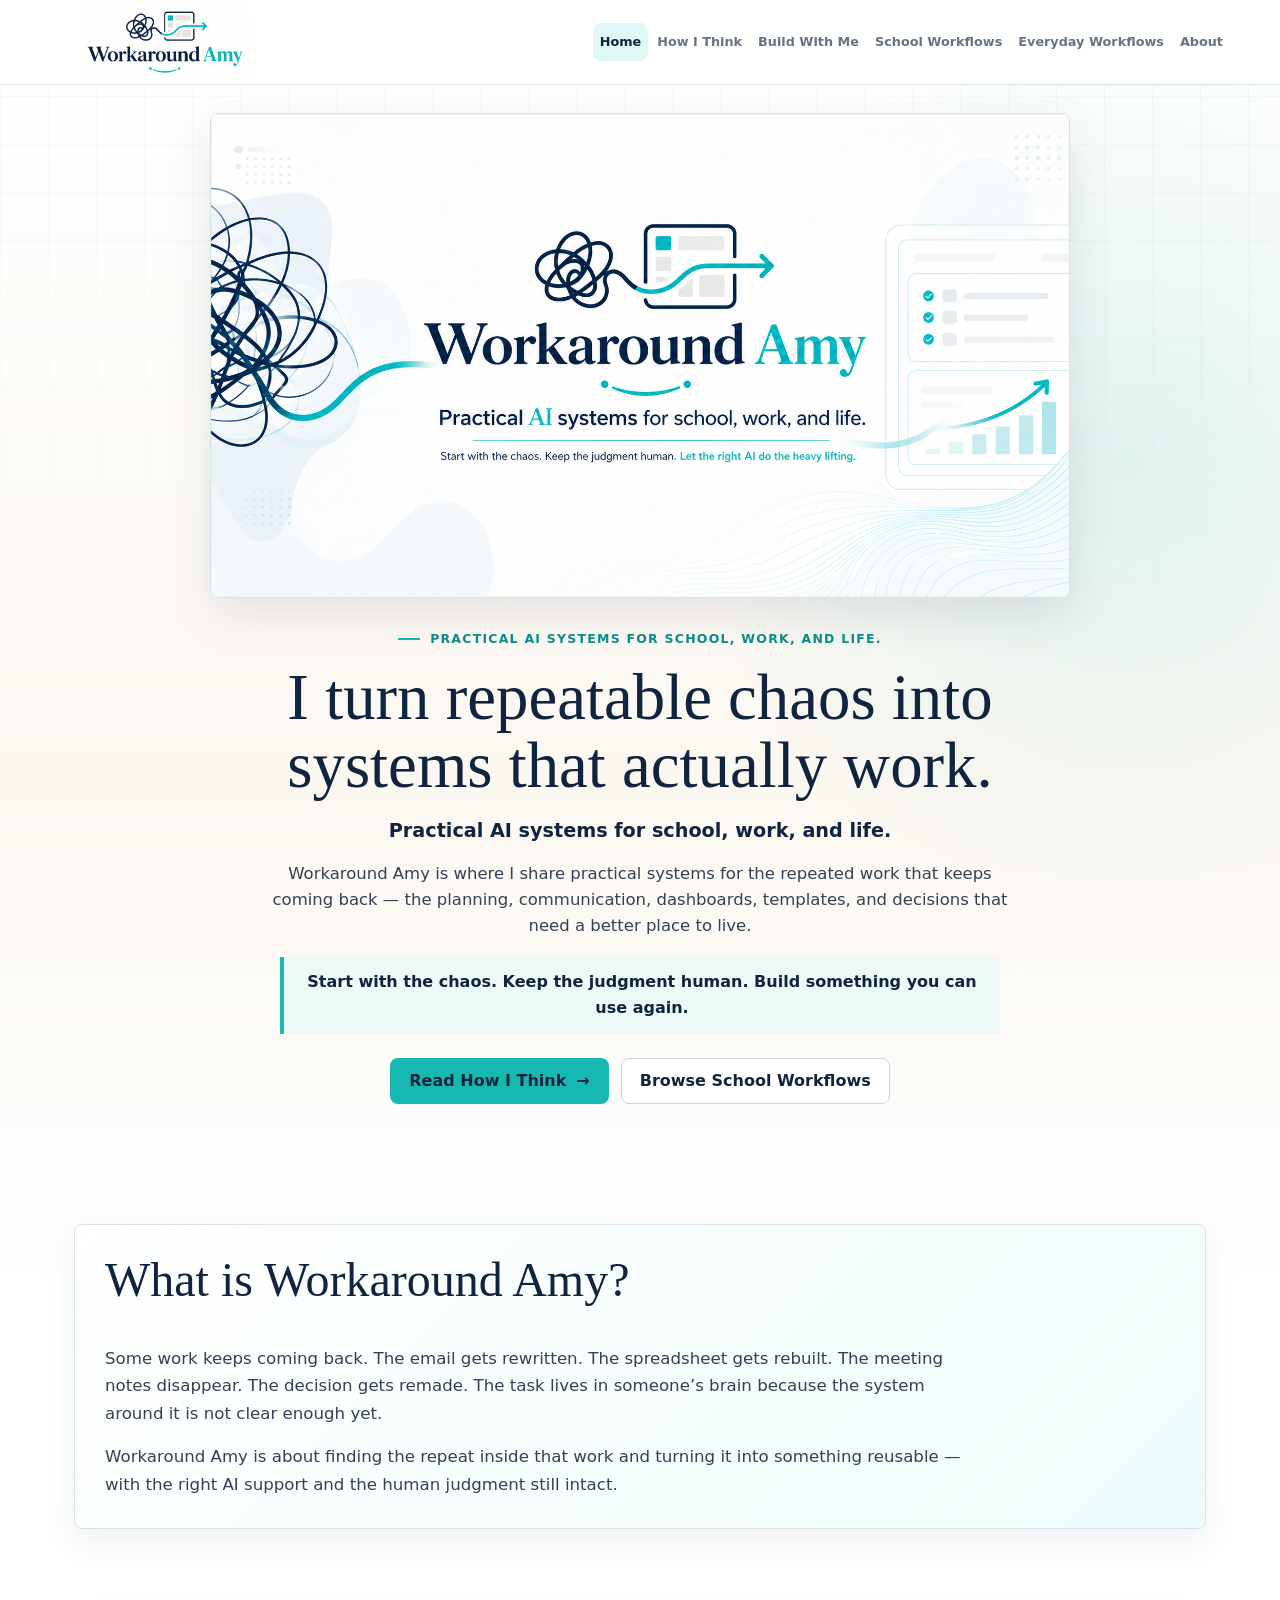
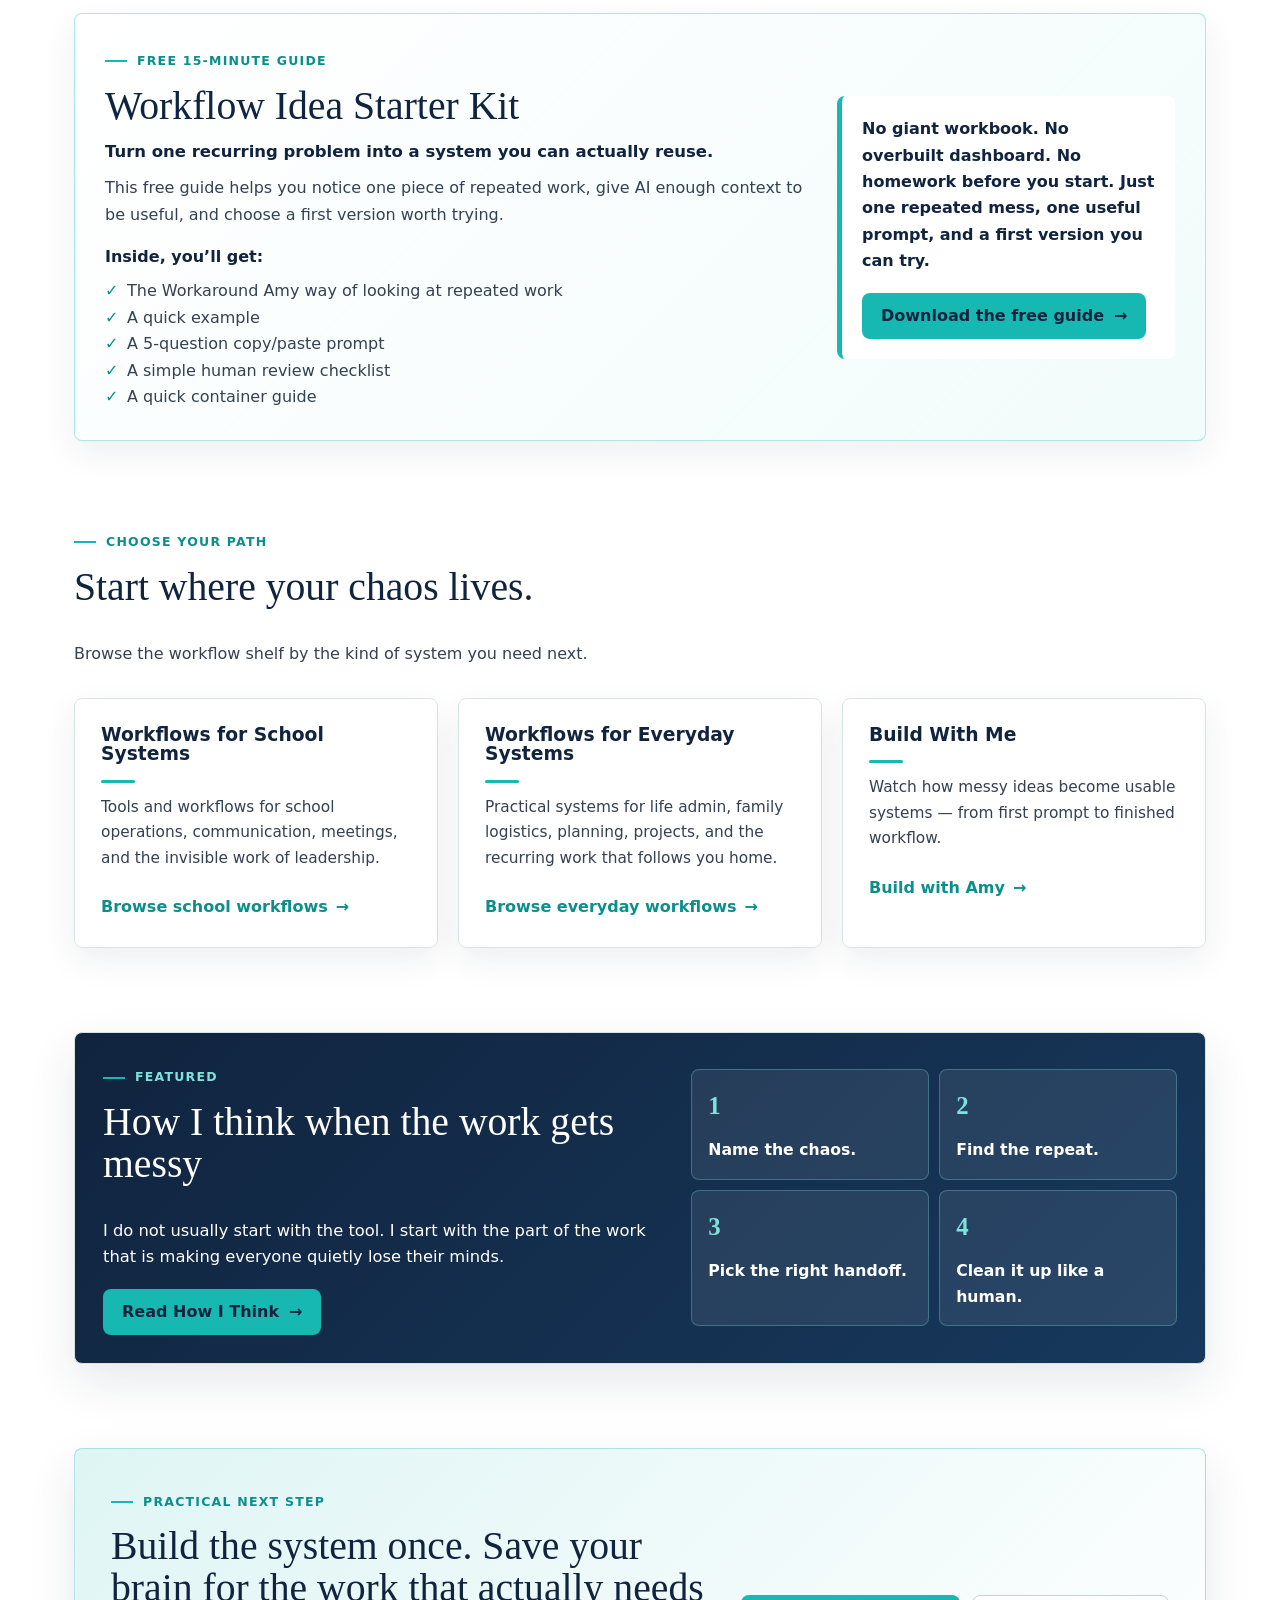
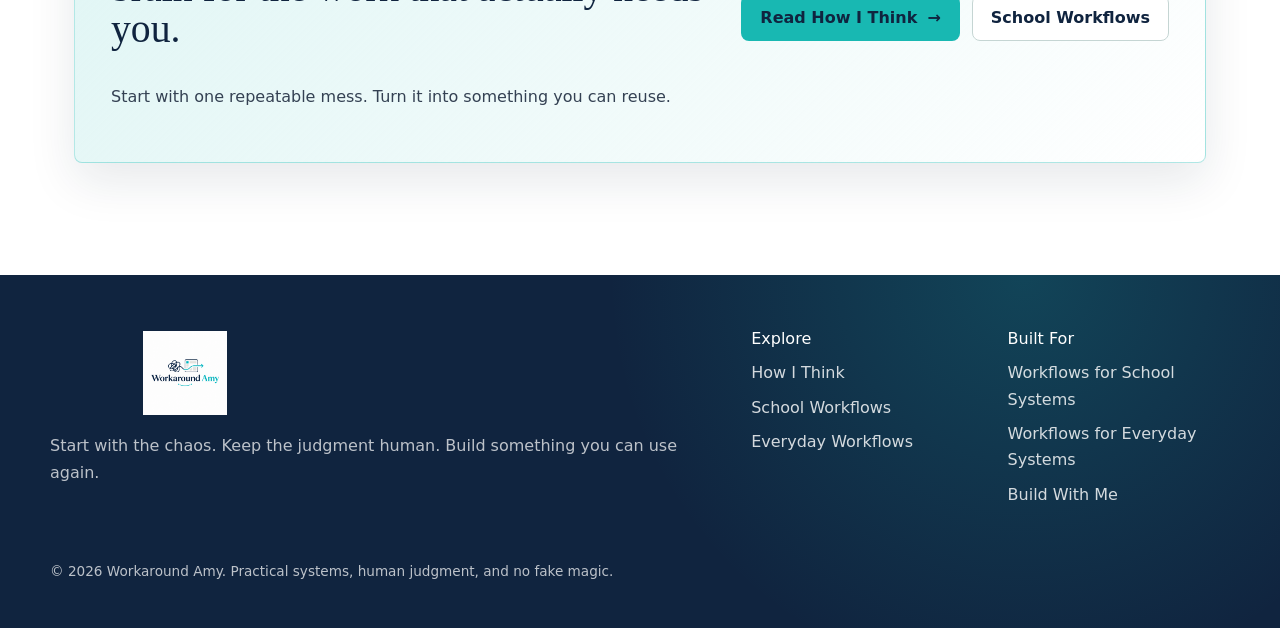
<file: index.html>
<!doctype html>
<html lang="en">
  <head>
    <meta charset="utf-8">
    <meta name="viewport" content="width=device-width, initial-scale=1">
    <title>Workaround Amy | Practical AI Systems for School, Work, and Life</title>
    <meta name="description" content="Workaround Amy turns repeatable chaos into practical AI-supported workflows for school systems, everyday systems, and reusable work.">
    <meta property="og:title" content="Workaround Amy">
    <meta property="og:description" content="Practical AI systems for school, work, and life, with human judgment still in charge.">
    <meta property="og:type" content="website">
    <meta property="og:url" content="https://workaroundamy.com/">
    <meta property="og:image" content="https://workaroundamy.com/og-placeholder.jpg">
    <link rel="stylesheet" href="assets/css/styles.css?v=20260628">
  </head>
  <body data-page="home">
    <main id="main" data-page></main>
    <script type="module" src="assets/js/main.js"></script>
  </body>
</html>
</file>
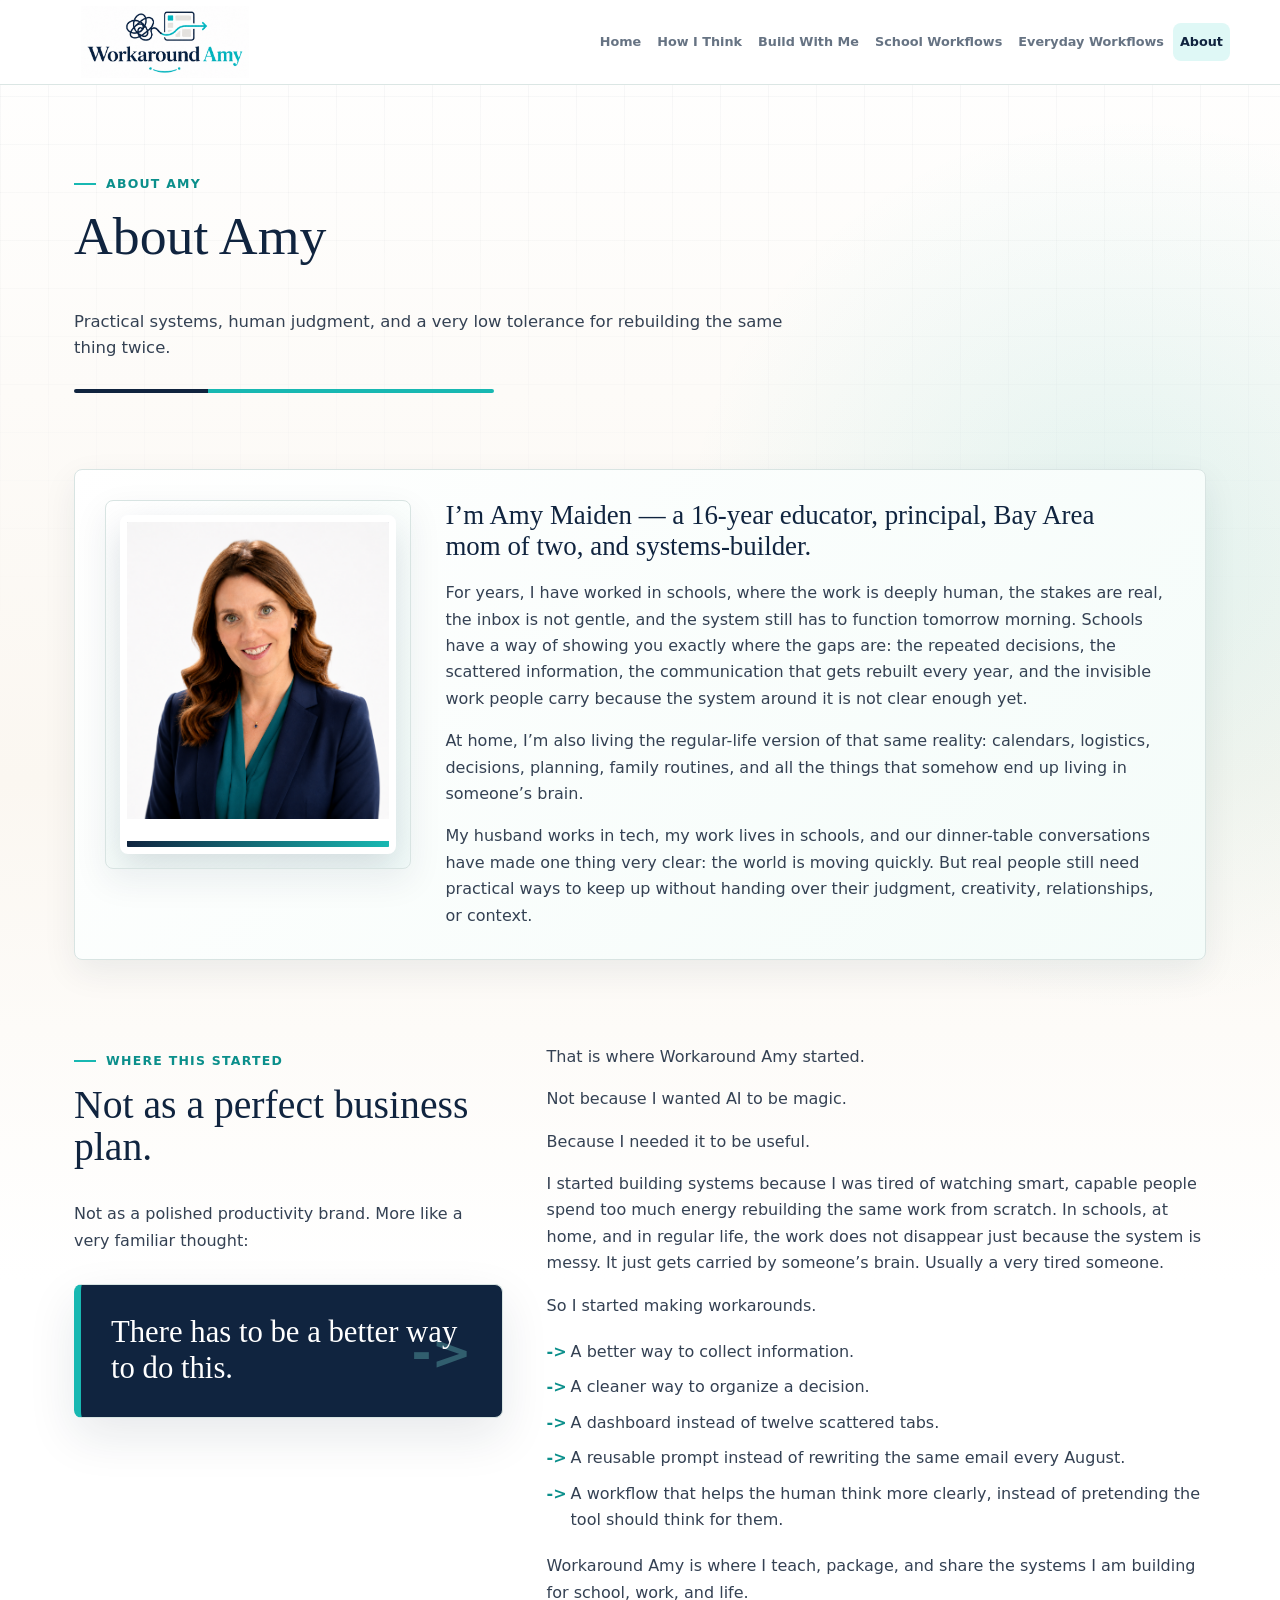
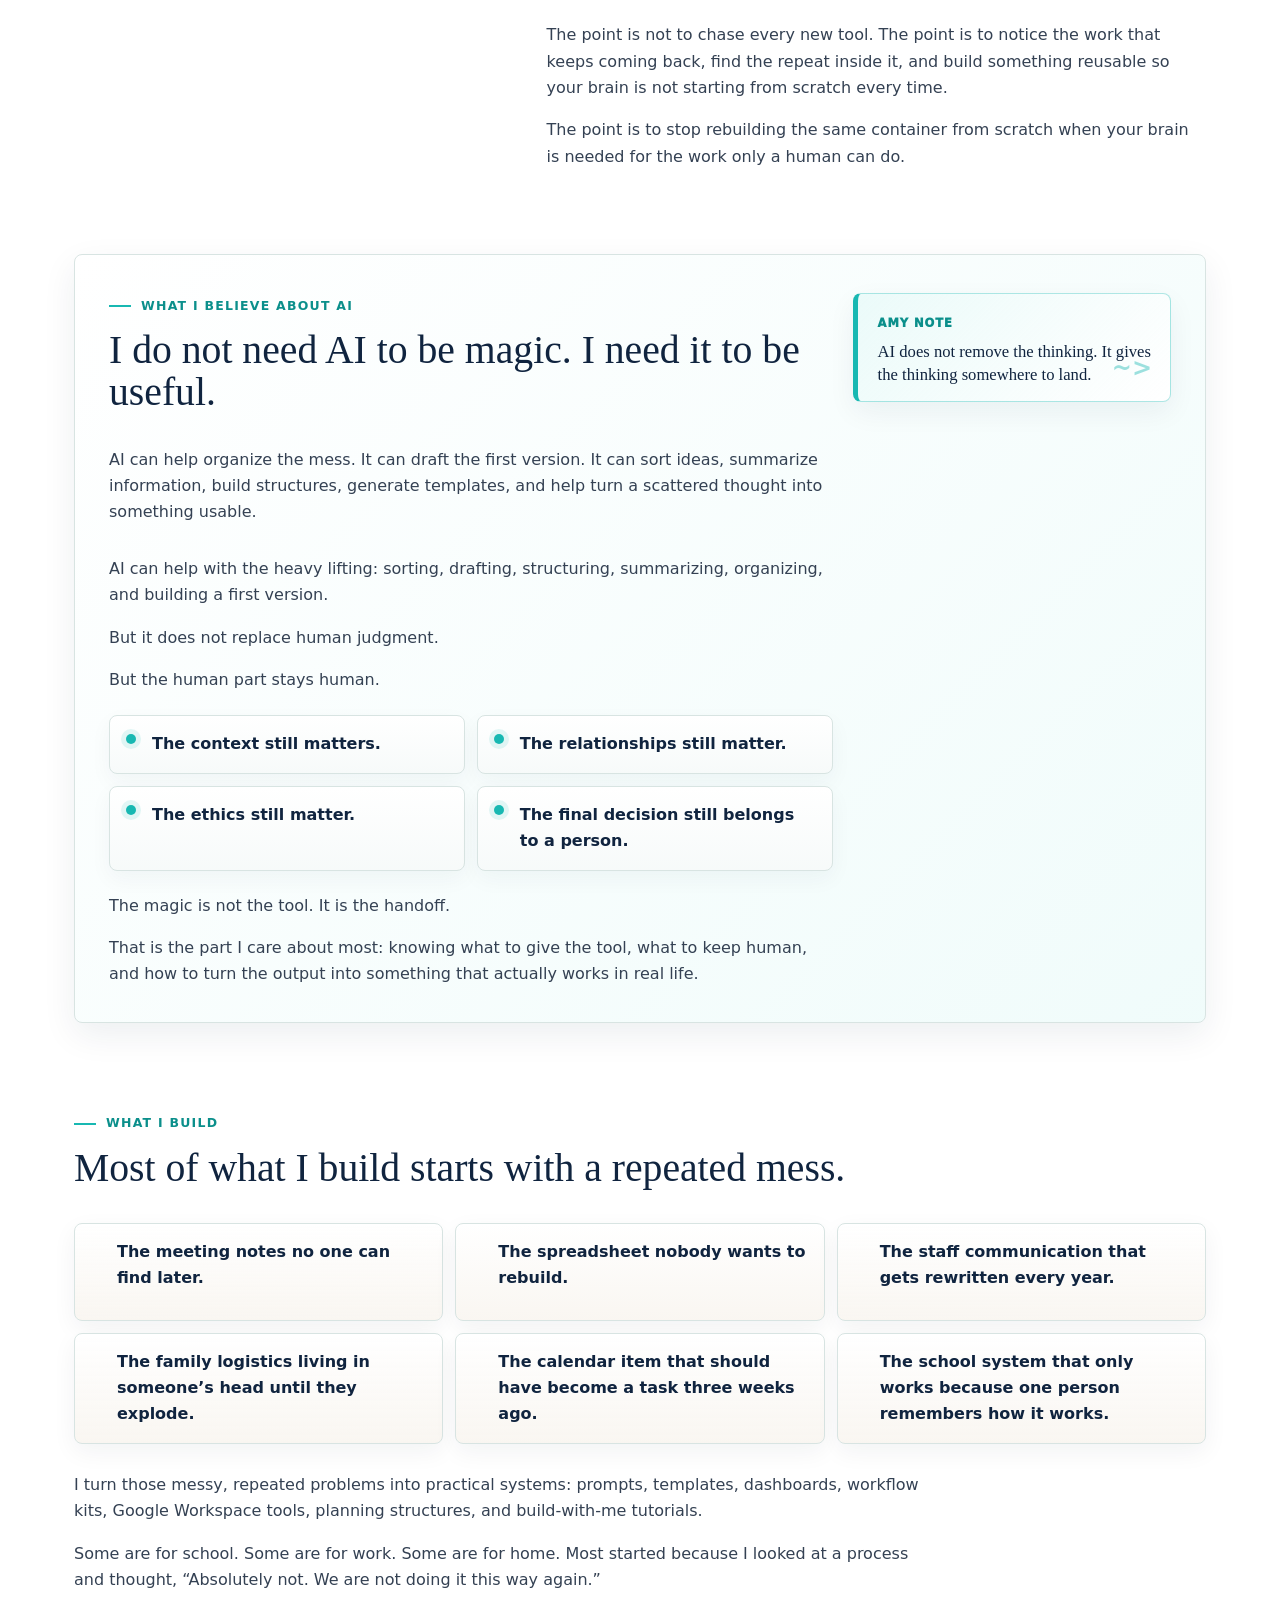
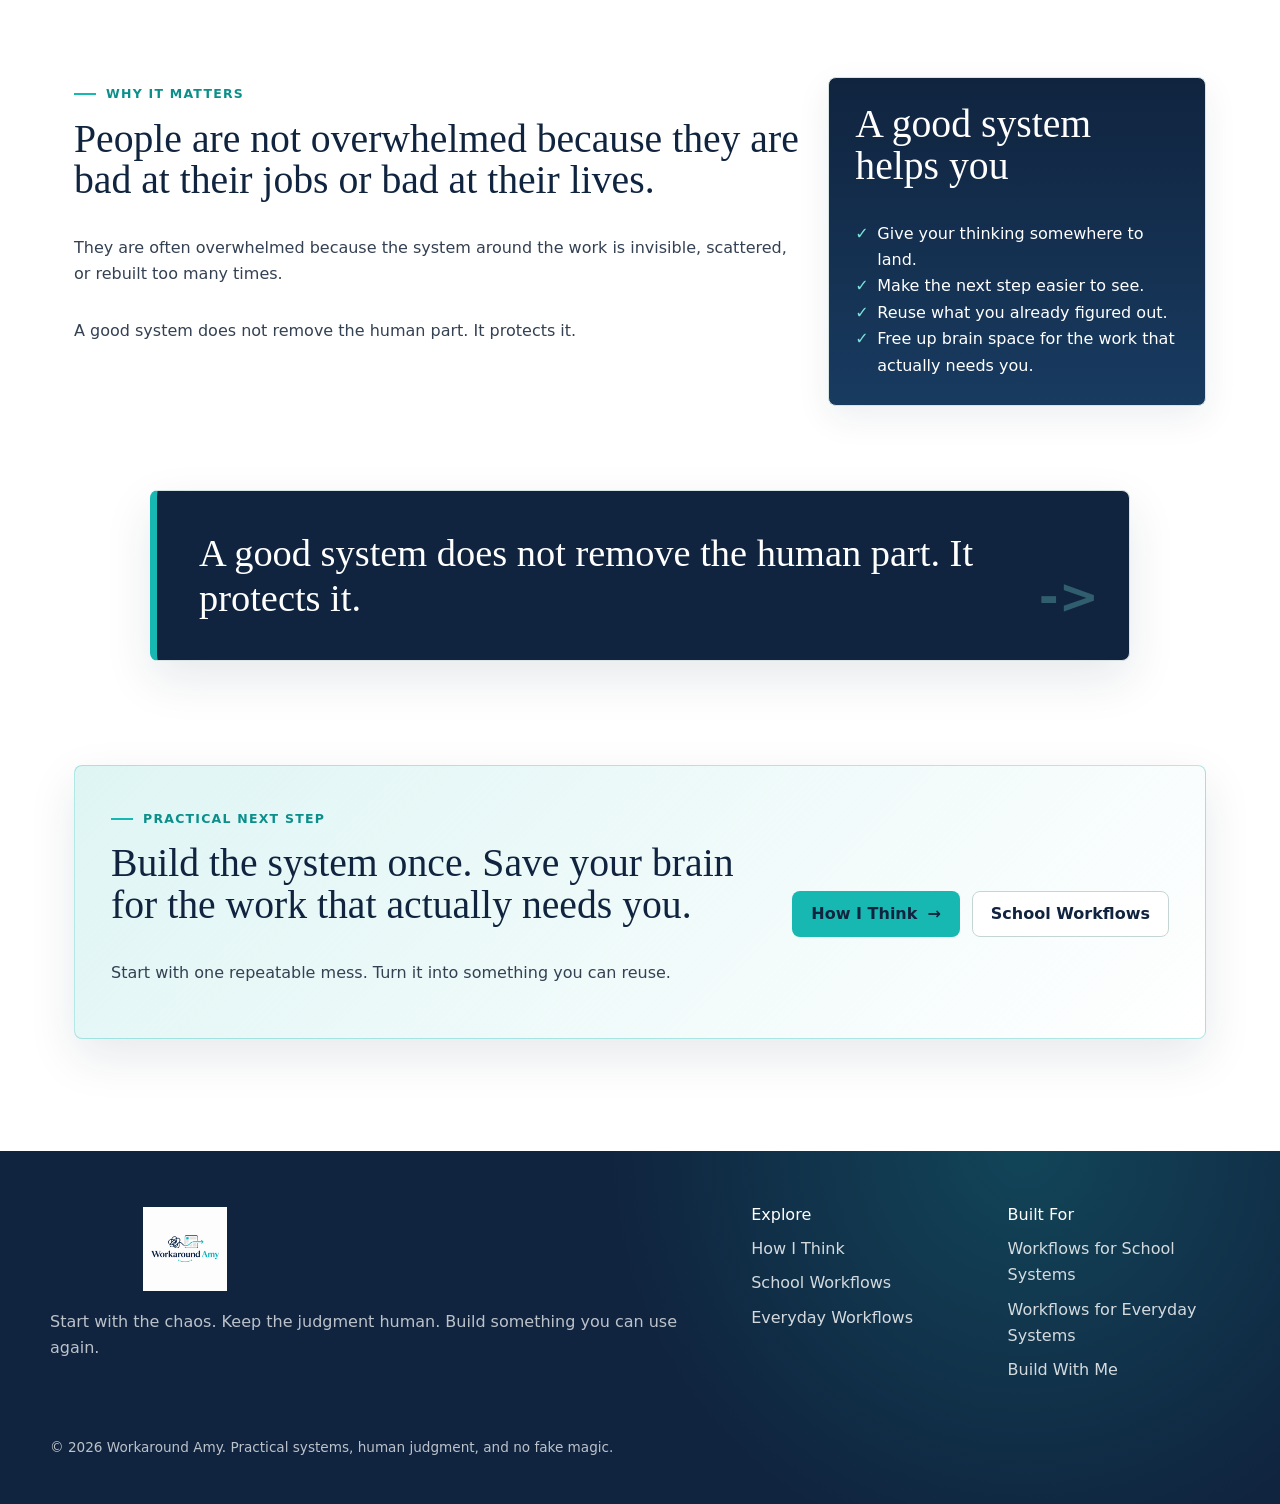
<file: about.html>
<!doctype html>
<html lang="en">
  <head>
    <meta charset="utf-8">
    <meta name="viewport" content="width=device-width, initial-scale=1">
    <title>About Amy | Workaround Amy</title>
    <meta name="description" content="Meet Amy Maiden: school leader, Bay Area mom, and practical AI systems-builder behind Workaround Amy.">
    <meta property="og:title" content="About Amy">
    <meta property="og:description" content="The human-first story behind Workaround Amy.">
    <meta property="og:type" content="profile">
    <meta property="og:url" content="https://workaroundamy.com/about">
    <meta property="og:image" content="https://workaroundamy.com/og-placeholder.jpg">
    <link rel="stylesheet" href="assets/css/styles.css?v=20260628">
  </head>
  <body data-page="about">
    <main id="main" data-page></main>
    <script type="module" src="assets/js/main.js"></script>
  </body>
</html>
</file>
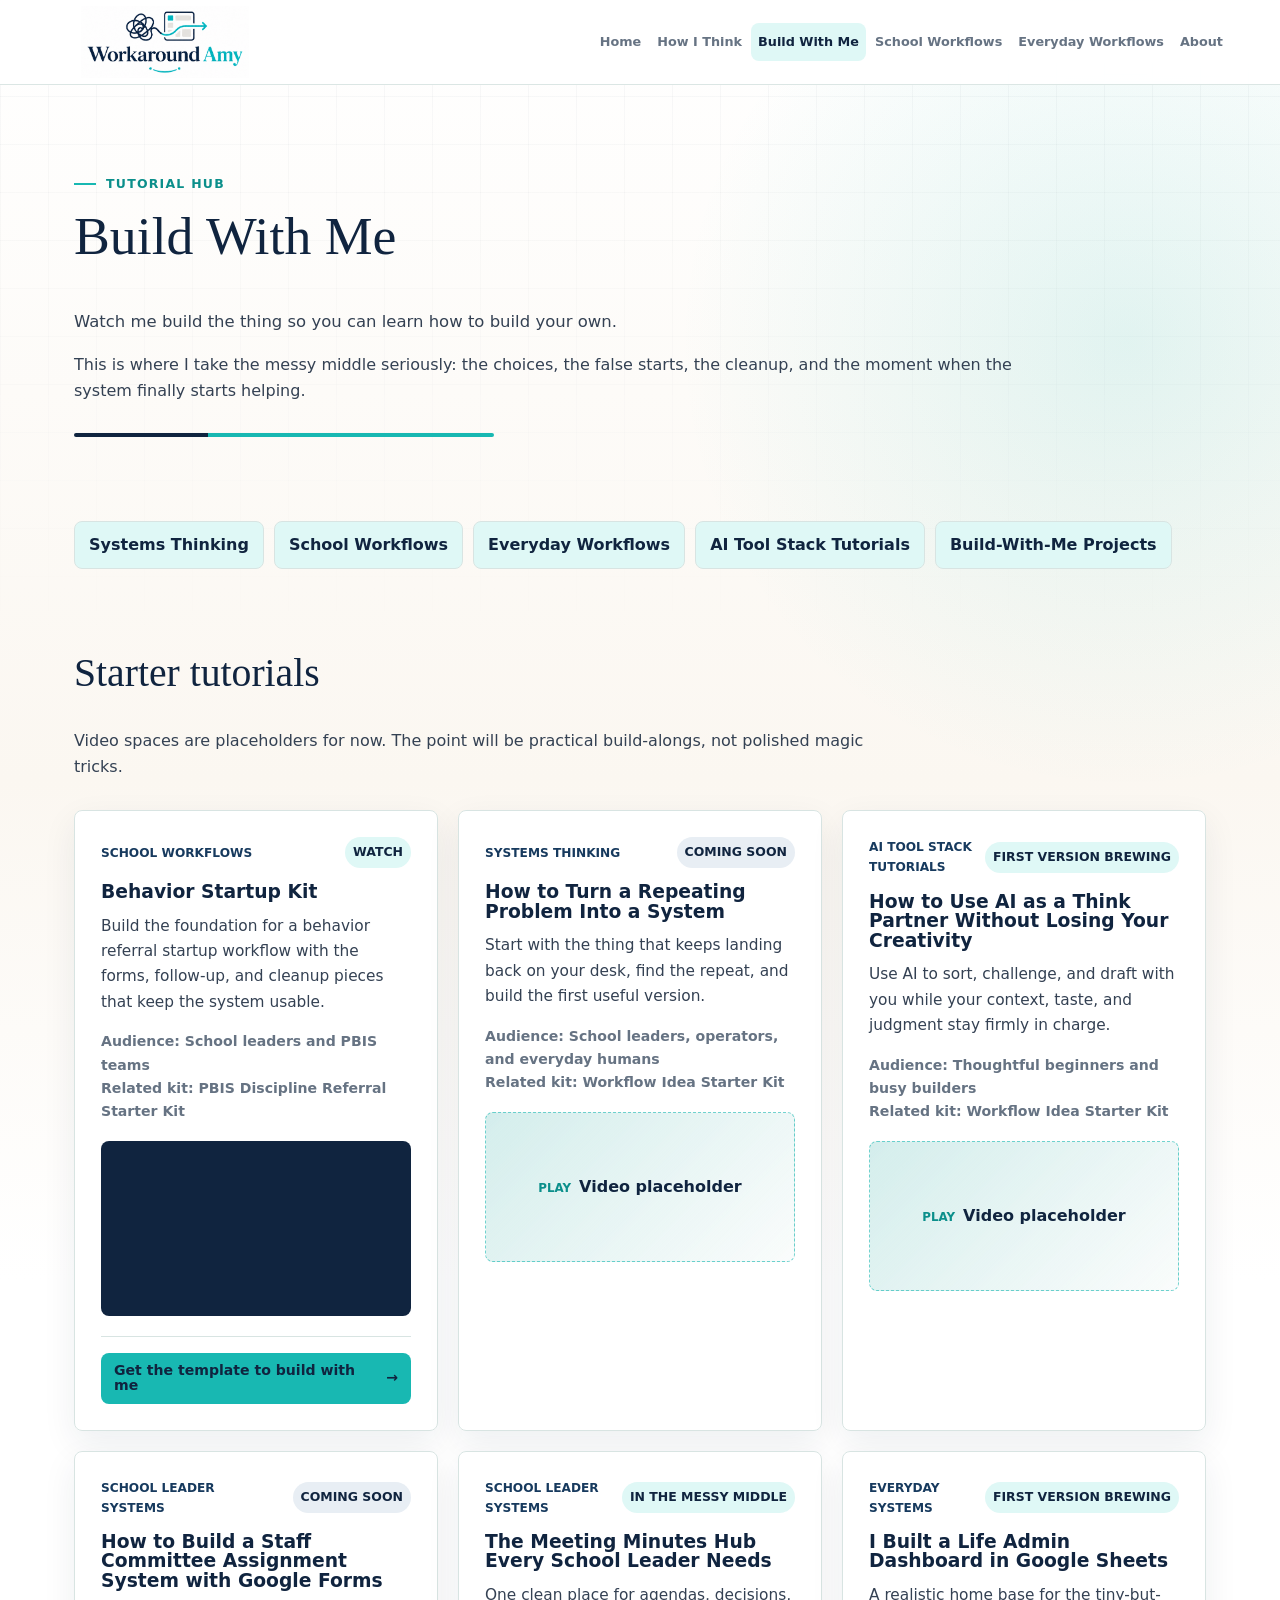
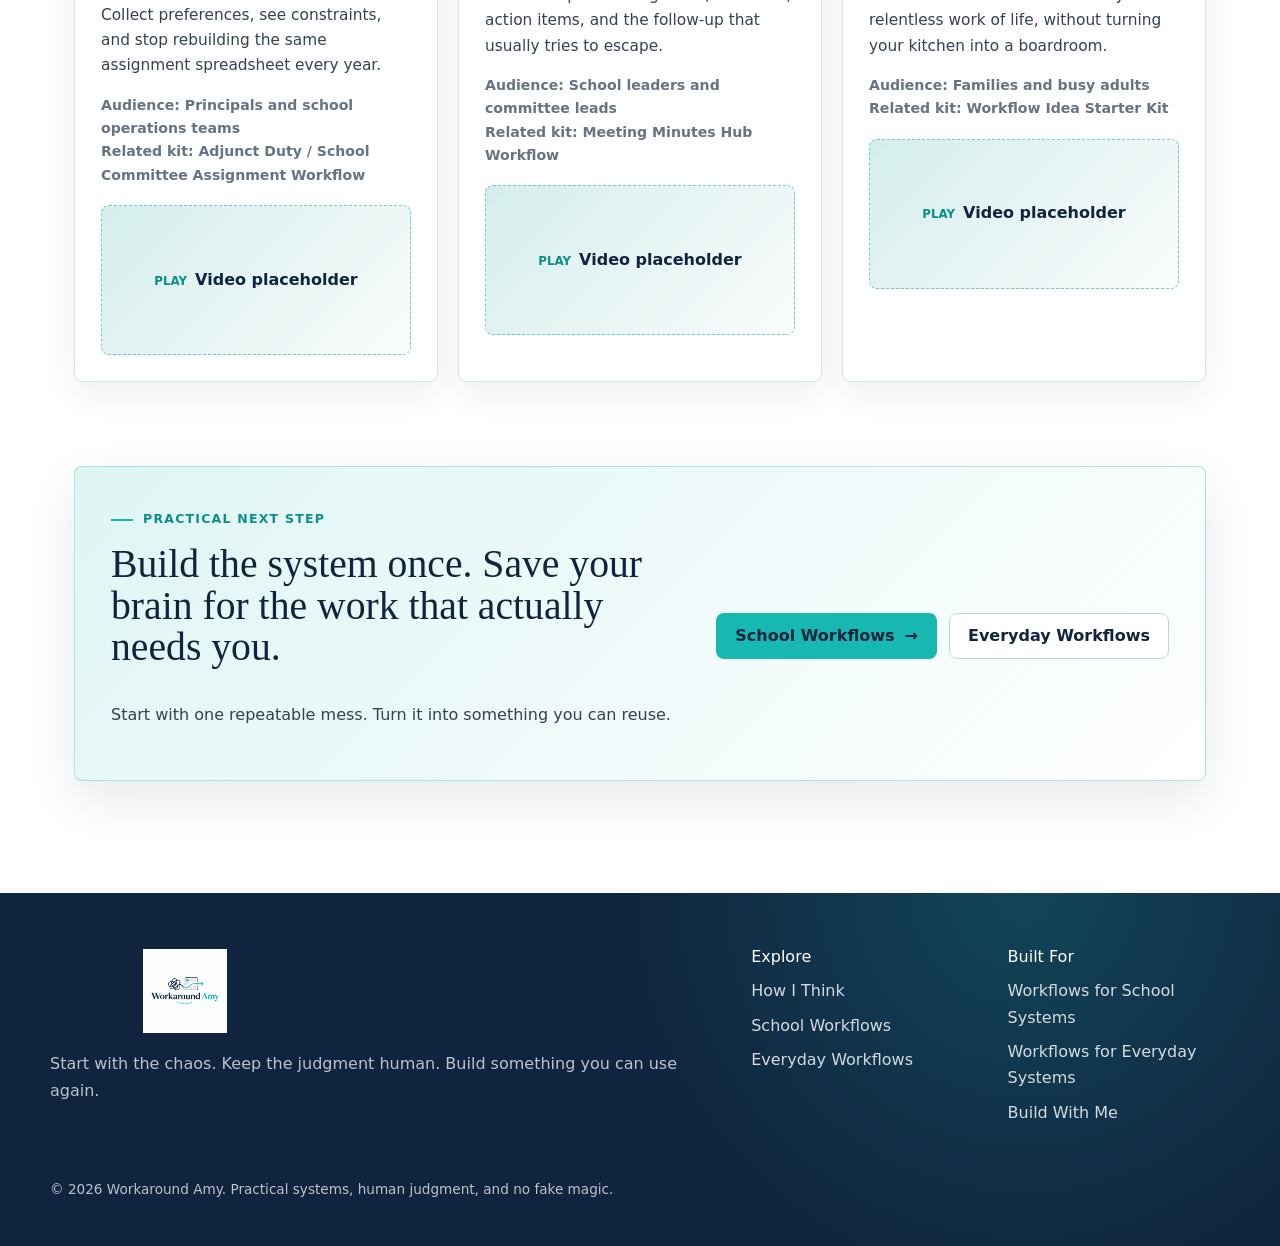
<file: build-with-me.html>
<!doctype html>
<html lang="en">
  <head>
    <meta charset="utf-8">
    <meta name="viewport" content="width=device-width, initial-scale=1">
    <title>Build With Me | Workaround Amy</title>
    <meta name="description" content="Build-with-me tutorials for turning repeatable problems into practical AI-supported systems you can understand and adapt.">
    <meta property="og:title" content="Build With Me">
    <meta property="og:description" content="Practical build-alongs for school systems, everyday systems, and thoughtful AI use.">
    <meta property="og:type" content="website">
    <meta property="og:url" content="https://workaroundamy.com/build-with-me">
    <meta property="og:image" content="https://workaroundamy.com/og-placeholder.jpg">
    <link rel="stylesheet" href="assets/css/styles.css?v=20260628">
  </head>
  <body data-page="build">
    <main id="main" data-page></main>
    <script type="module" src="assets/js/main.js"></script>
  </body>
</html>
</file>
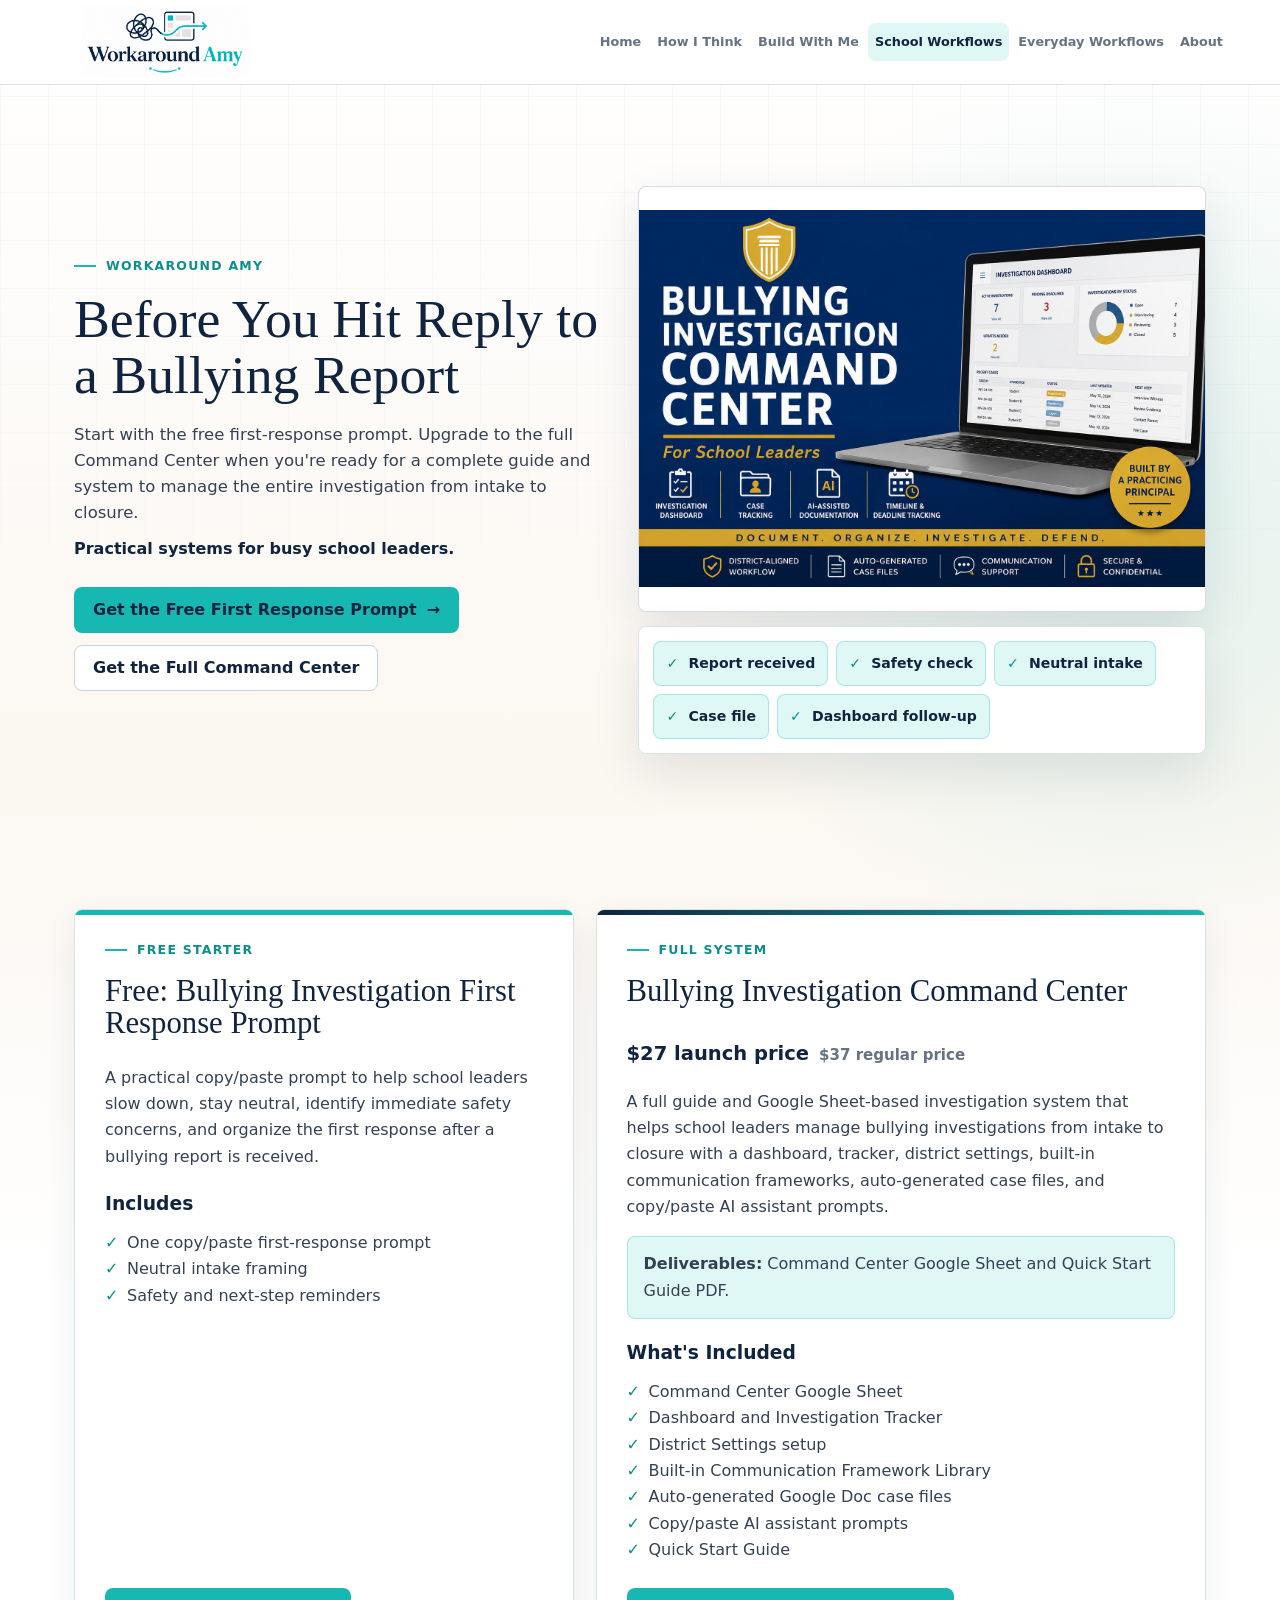
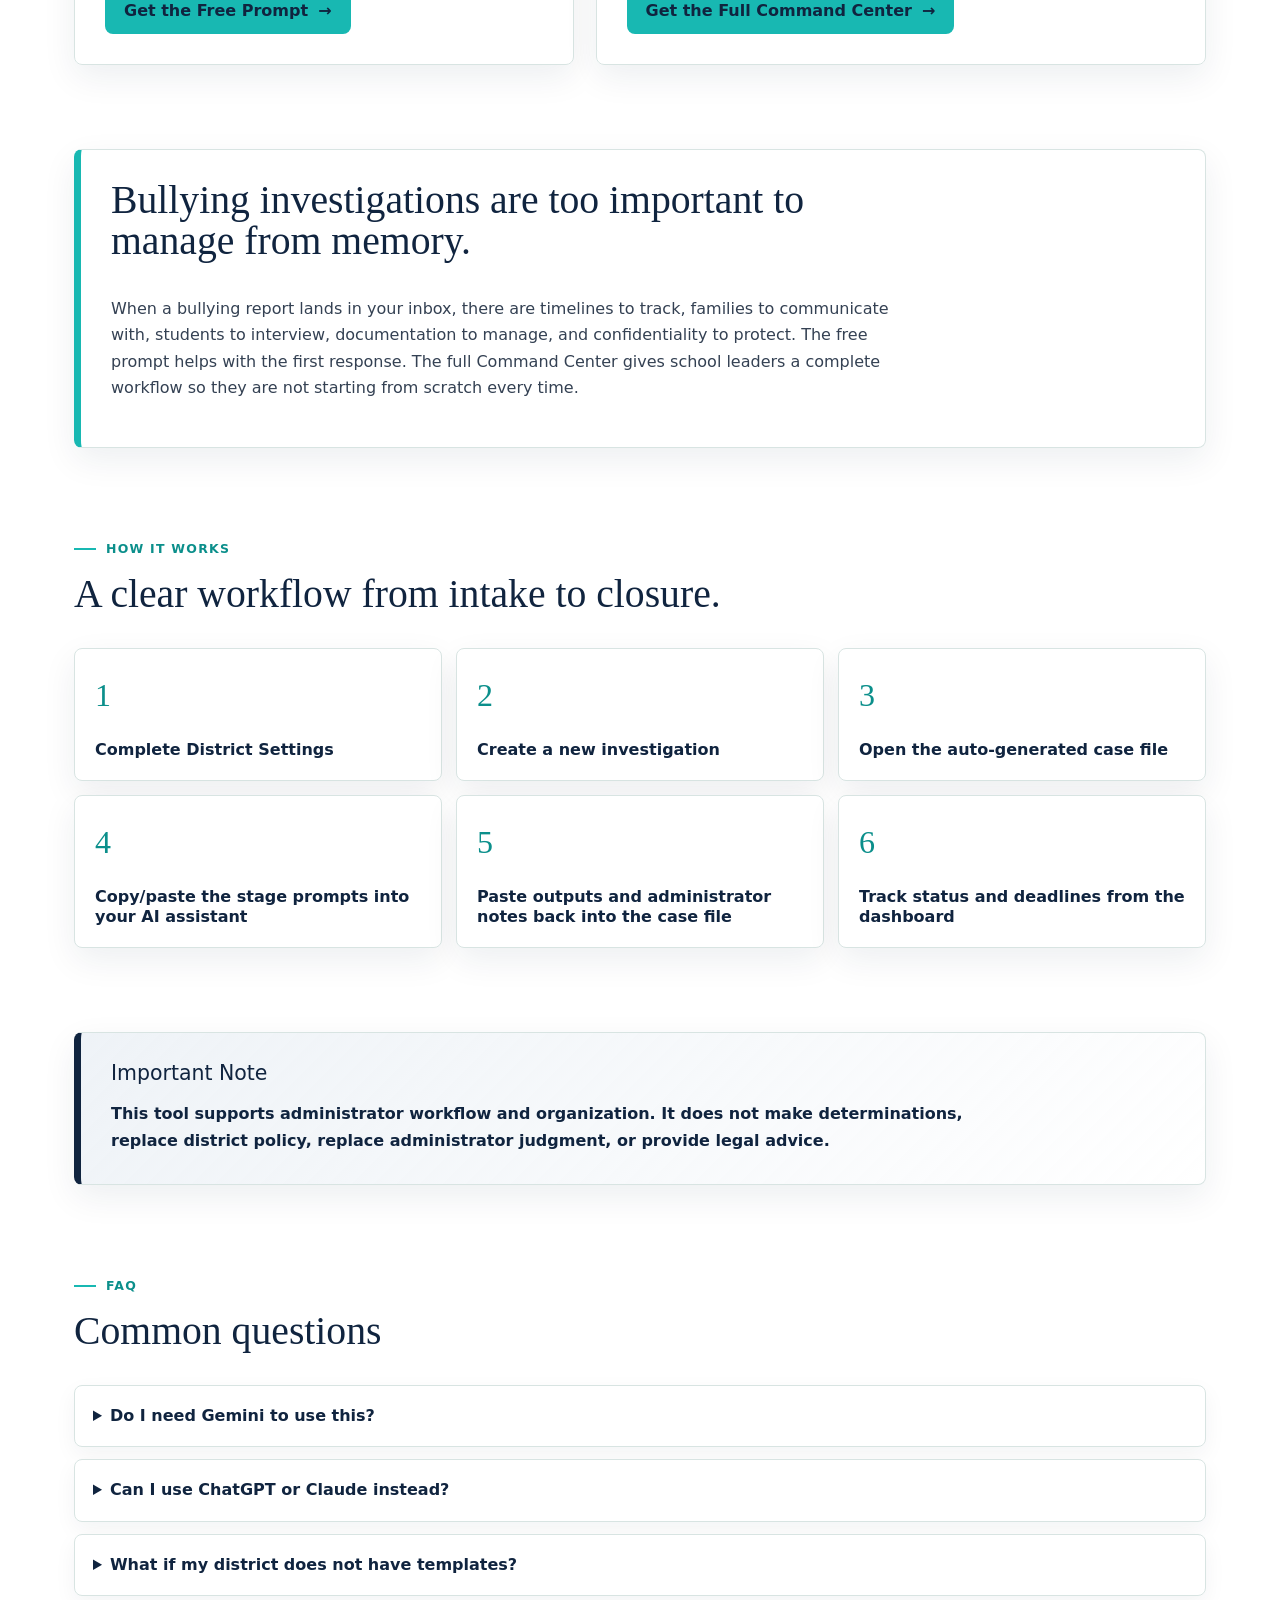
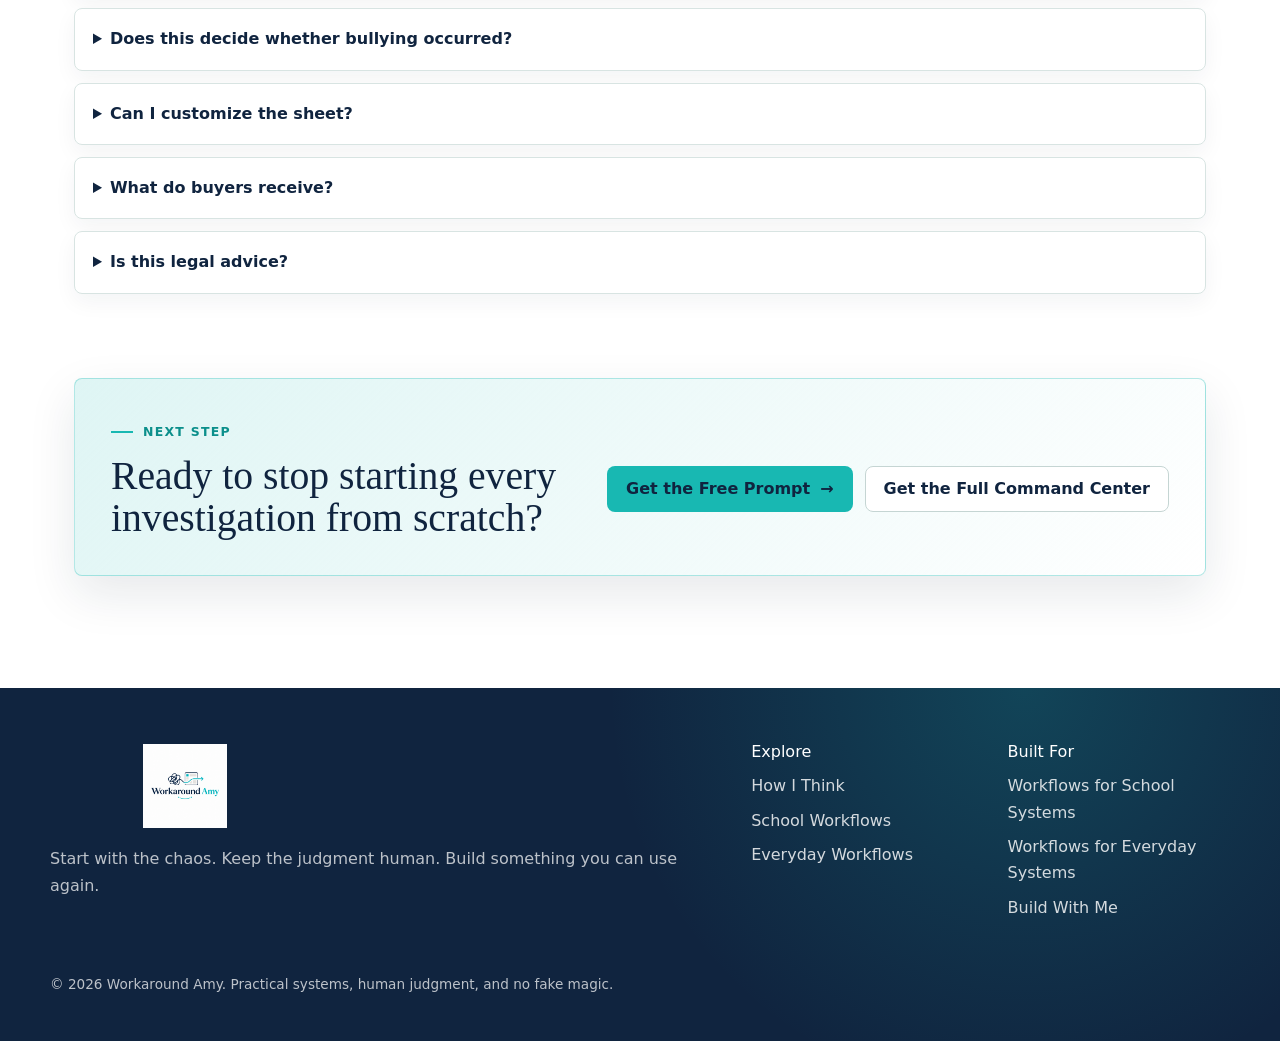
<file: bullying-investigation.html>
<!doctype html>
<html lang="en">
  <head>
    <meta charset="utf-8">
    <meta name="viewport" content="width=device-width, initial-scale=1">
    <title>Bullying Investigation Command Center | Workaround Amy</title>
    <meta name="description" content="Start with the free Bullying Investigation First Response Prompt, then upgrade to the full Command Center guide and system for intake-to-closure investigation workflow support.">
    <meta property="og:title" content="Bullying Investigation Command Center">
    <meta property="og:description" content="A practical free first-response prompt and full Google Sheet-based command center for school bullying investigation workflow support.">
    <meta property="og:type" content="website">
    <meta property="og:url" content="https://workaroundamy.com/bullying-investigation">
    <meta property="og:image" content="https://workaroundamy.com/og-placeholder.jpg">
    <link rel="stylesheet" href="assets/css/styles.css?v=20260628">
  </head>
  <body data-page="bullying-investigation">
    <main id="main" data-page></main>
    <script type="module" src="assets/js/main.js"></script>
  </body>
</html>
</file>
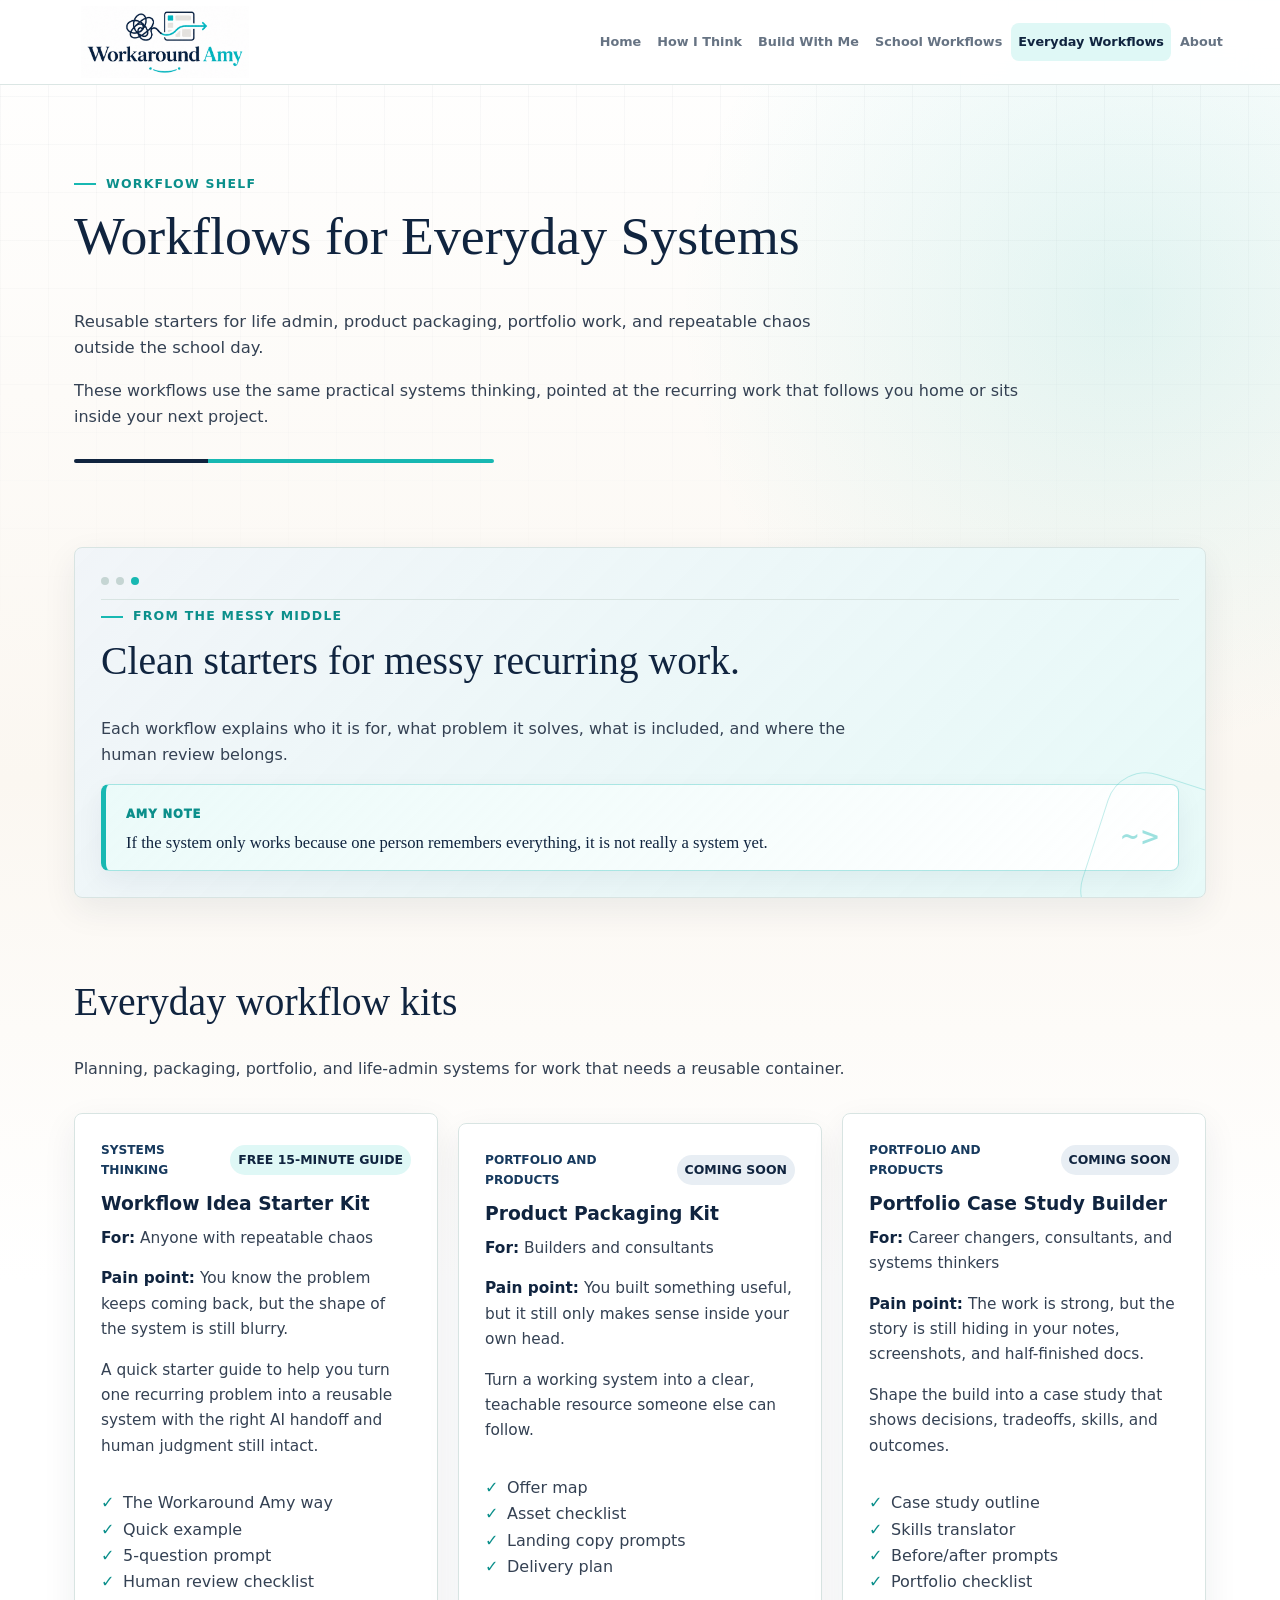
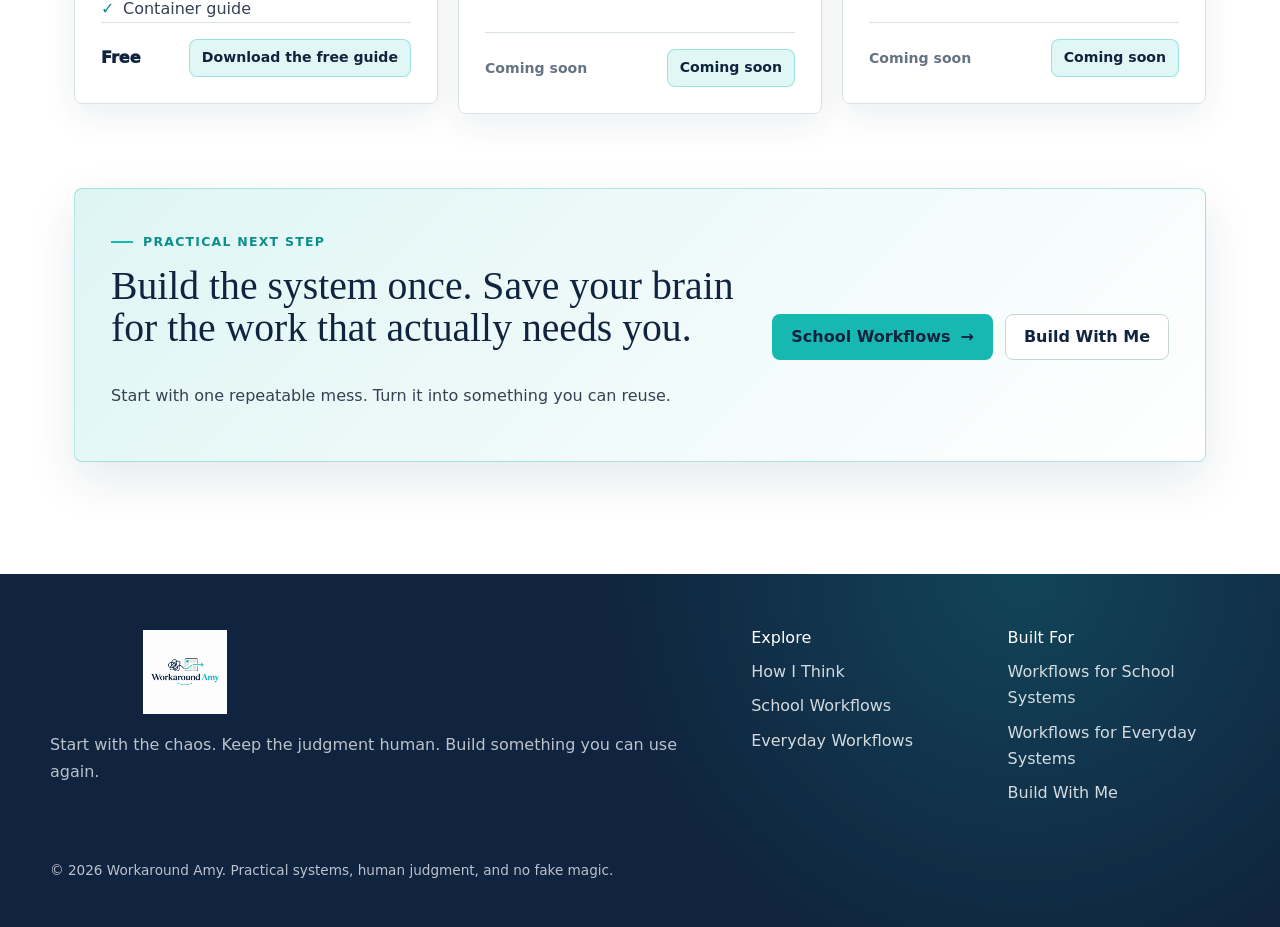
<file: everyday-systems.html>
<!doctype html>
<html lang="en">
  <head>
    <meta charset="utf-8">
    <meta name="viewport" content="width=device-width, initial-scale=1">
    <title>Workflows for Everyday Systems | Workaround Amy</title>
    <meta name="description" content="Reusable workflow kits for everyday planning, life admin, product packaging, portfolio work, and repeatable chaos outside the school day.">
    <meta property="og:title" content="Workflows for Everyday Systems">
    <meta property="og:description" content="Practical workflow kits for everyday systems and reusable work.">
    <meta property="og:type" content="website">
    <meta property="og:url" content="https://workaroundamy.com/everyday-systems">
    <meta property="og:image" content="https://workaroundamy.com/og-placeholder.jpg">
    <link rel="stylesheet" href="assets/css/styles.css?v=20260628">
  </head>
  <body data-page="everyday">
    <main id="main" data-page></main>
    <script type="module" src="assets/js/main.js"></script>
  </body>
</html>
</file>
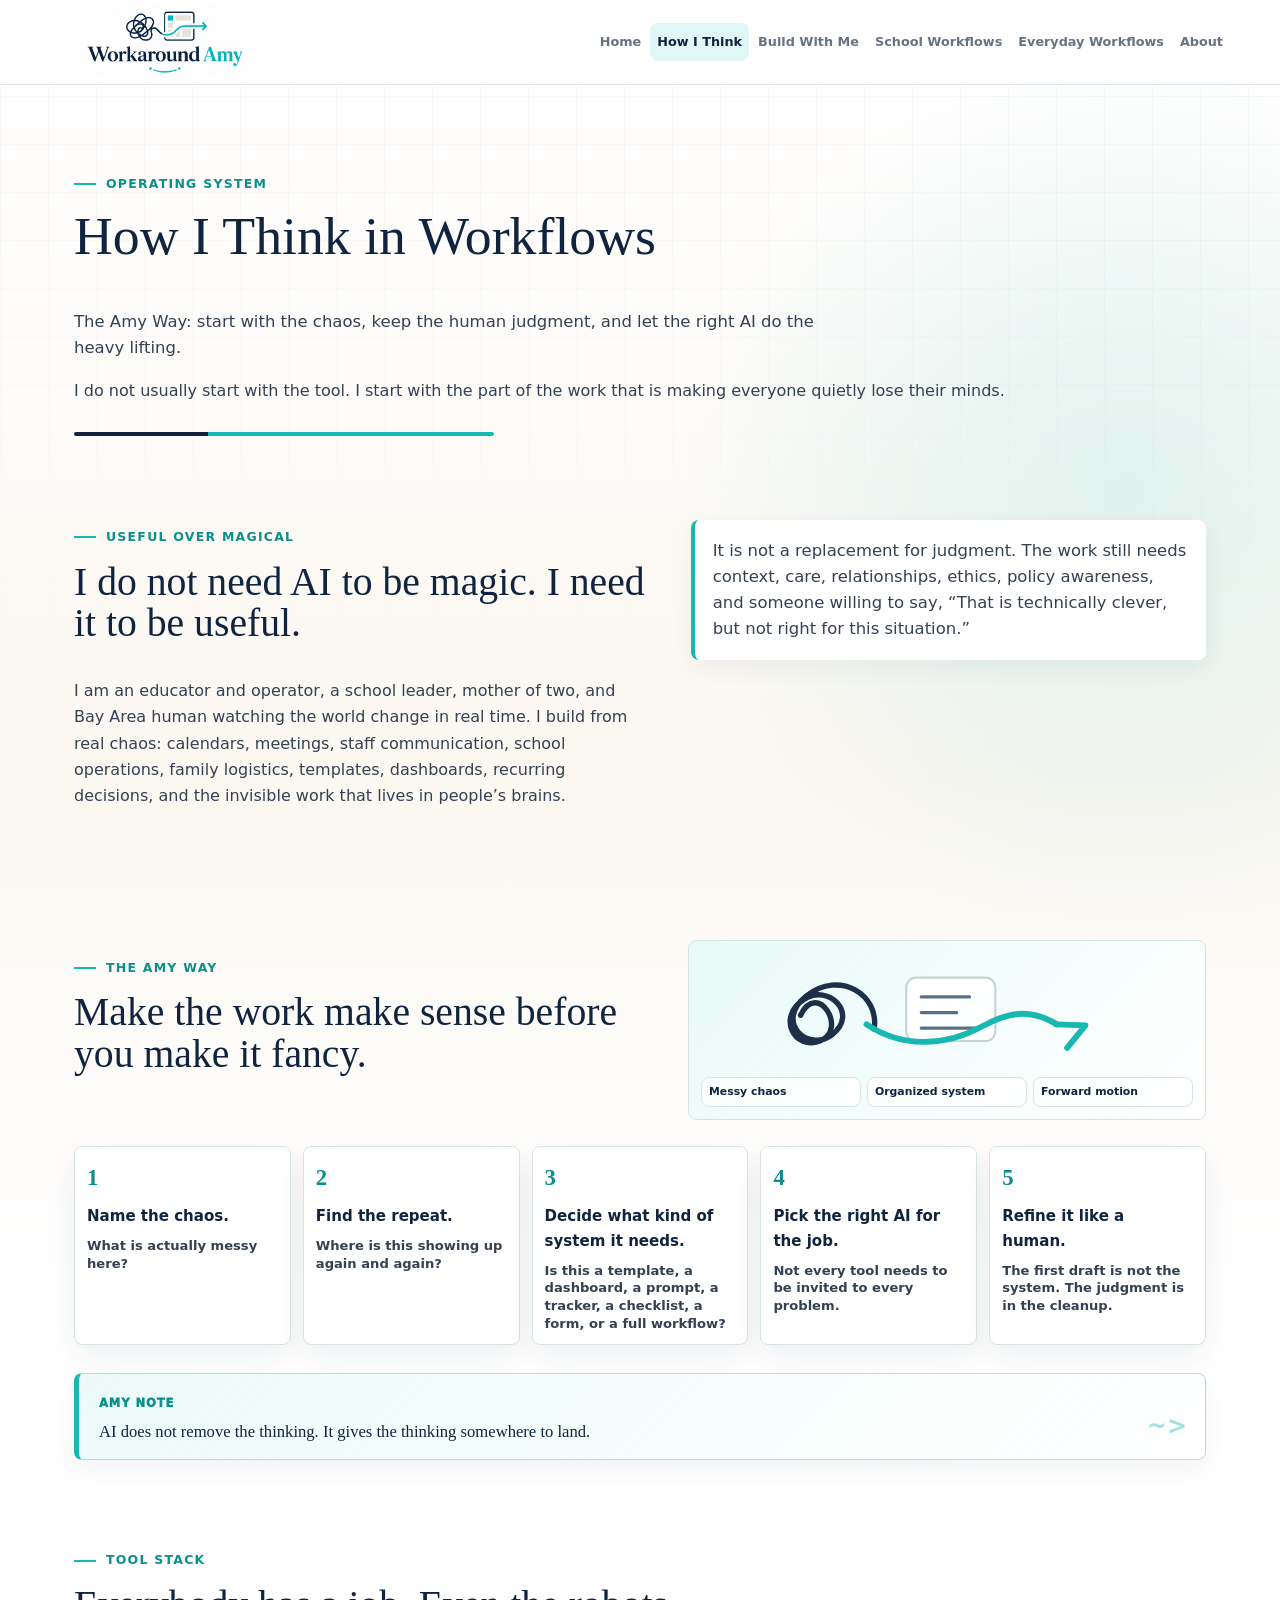
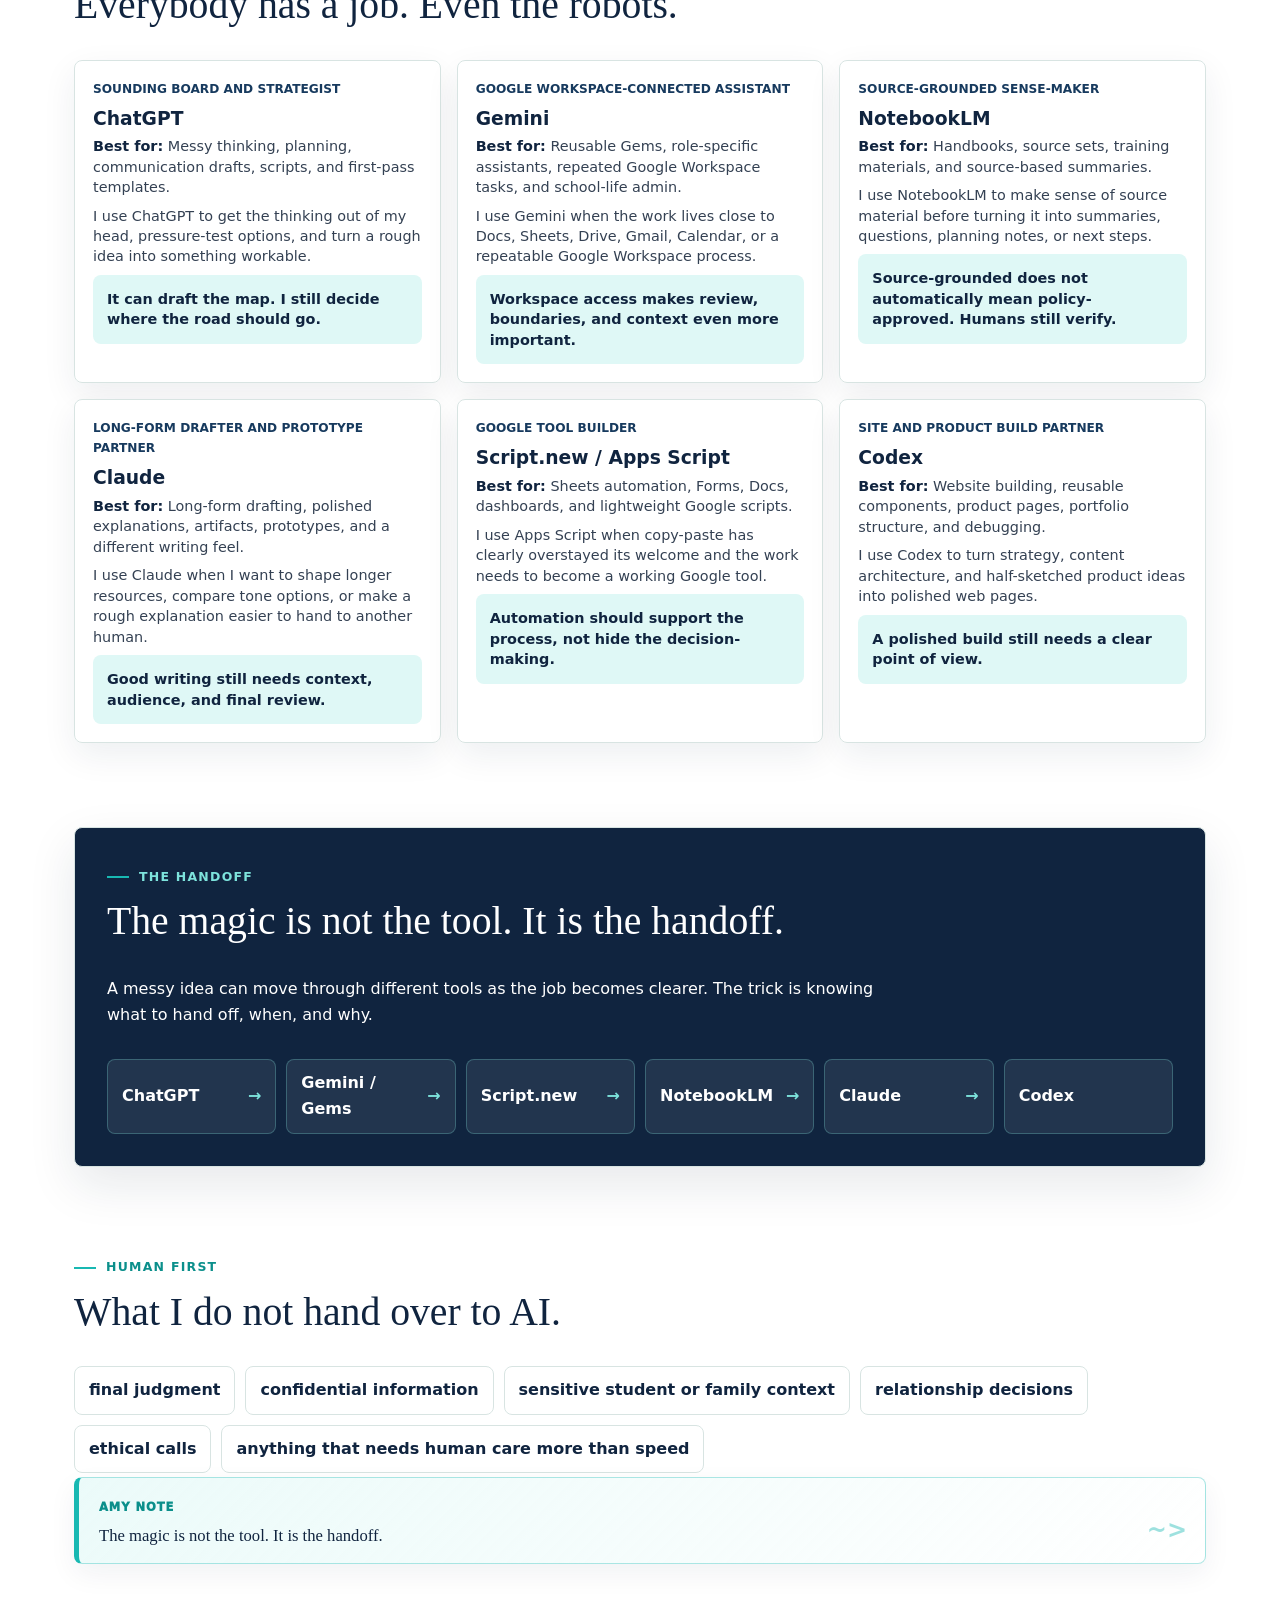
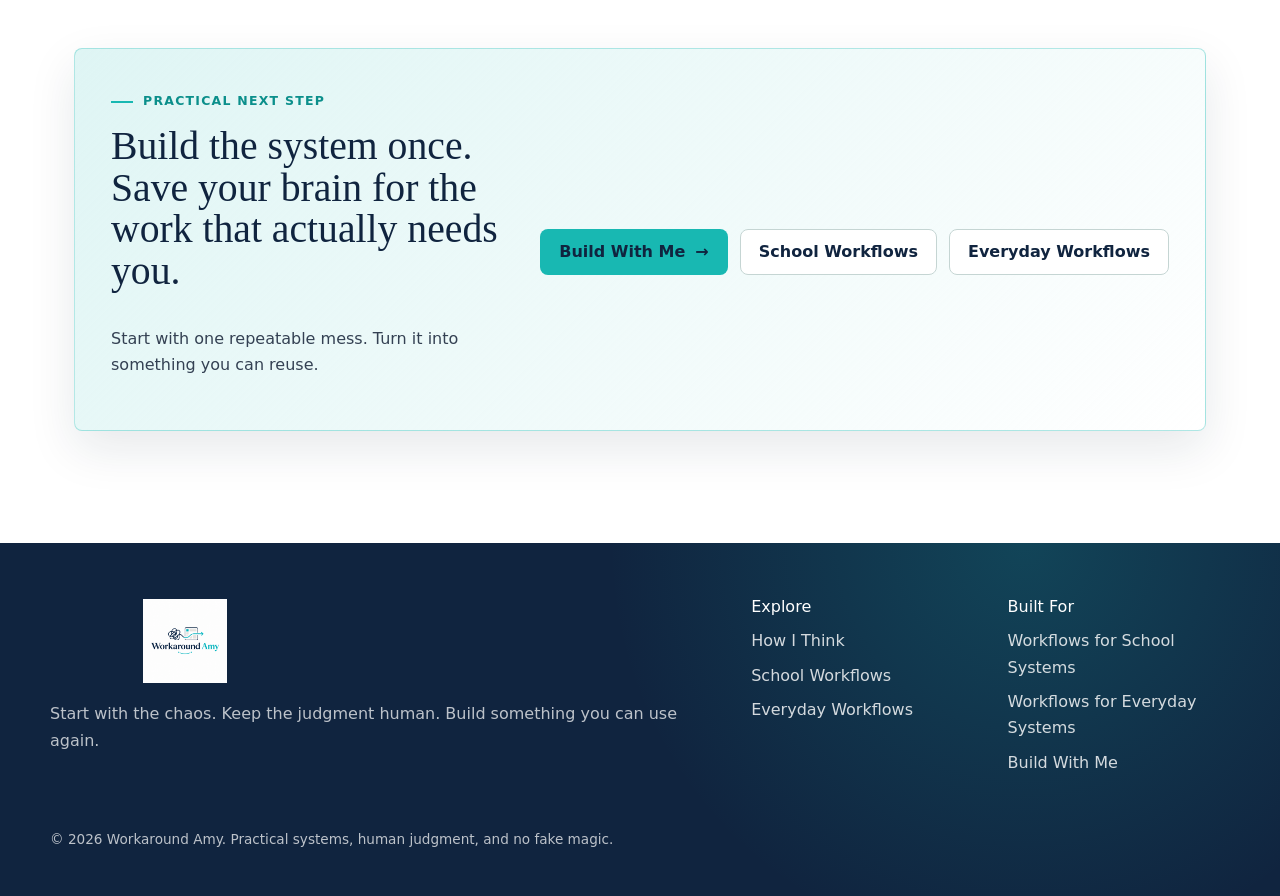
<file: how-i-think.html>
<!doctype html>
<html lang="en">
  <head>
    <meta charset="utf-8">
    <meta name="viewport" content="width=device-width, initial-scale=1">
    <title>How I Think in Workflows | Workaround Amy</title>
    <meta name="description" content="The Amy Way: start with the chaos, keep the human judgment, and let the right AI do the heavy lifting.">
    <meta property="og:title" content="How I Think in Workflows">
    <meta property="og:description" content="A practical operating system for using AI thoughtfully without handing over human judgment.">
    <meta property="og:type" content="article">
    <meta property="og:url" content="https://workaroundamy.com/how-i-think">
    <meta property="og:image" content="https://workaroundamy.com/og-placeholder.jpg">
    <link rel="stylesheet" href="assets/css/styles.css?v=20260628">
  </head>
  <body data-page="how">
    <main id="main" data-page></main>
    <script type="module" src="assets/js/main.js"></script>
  </body>
</html>
</file>
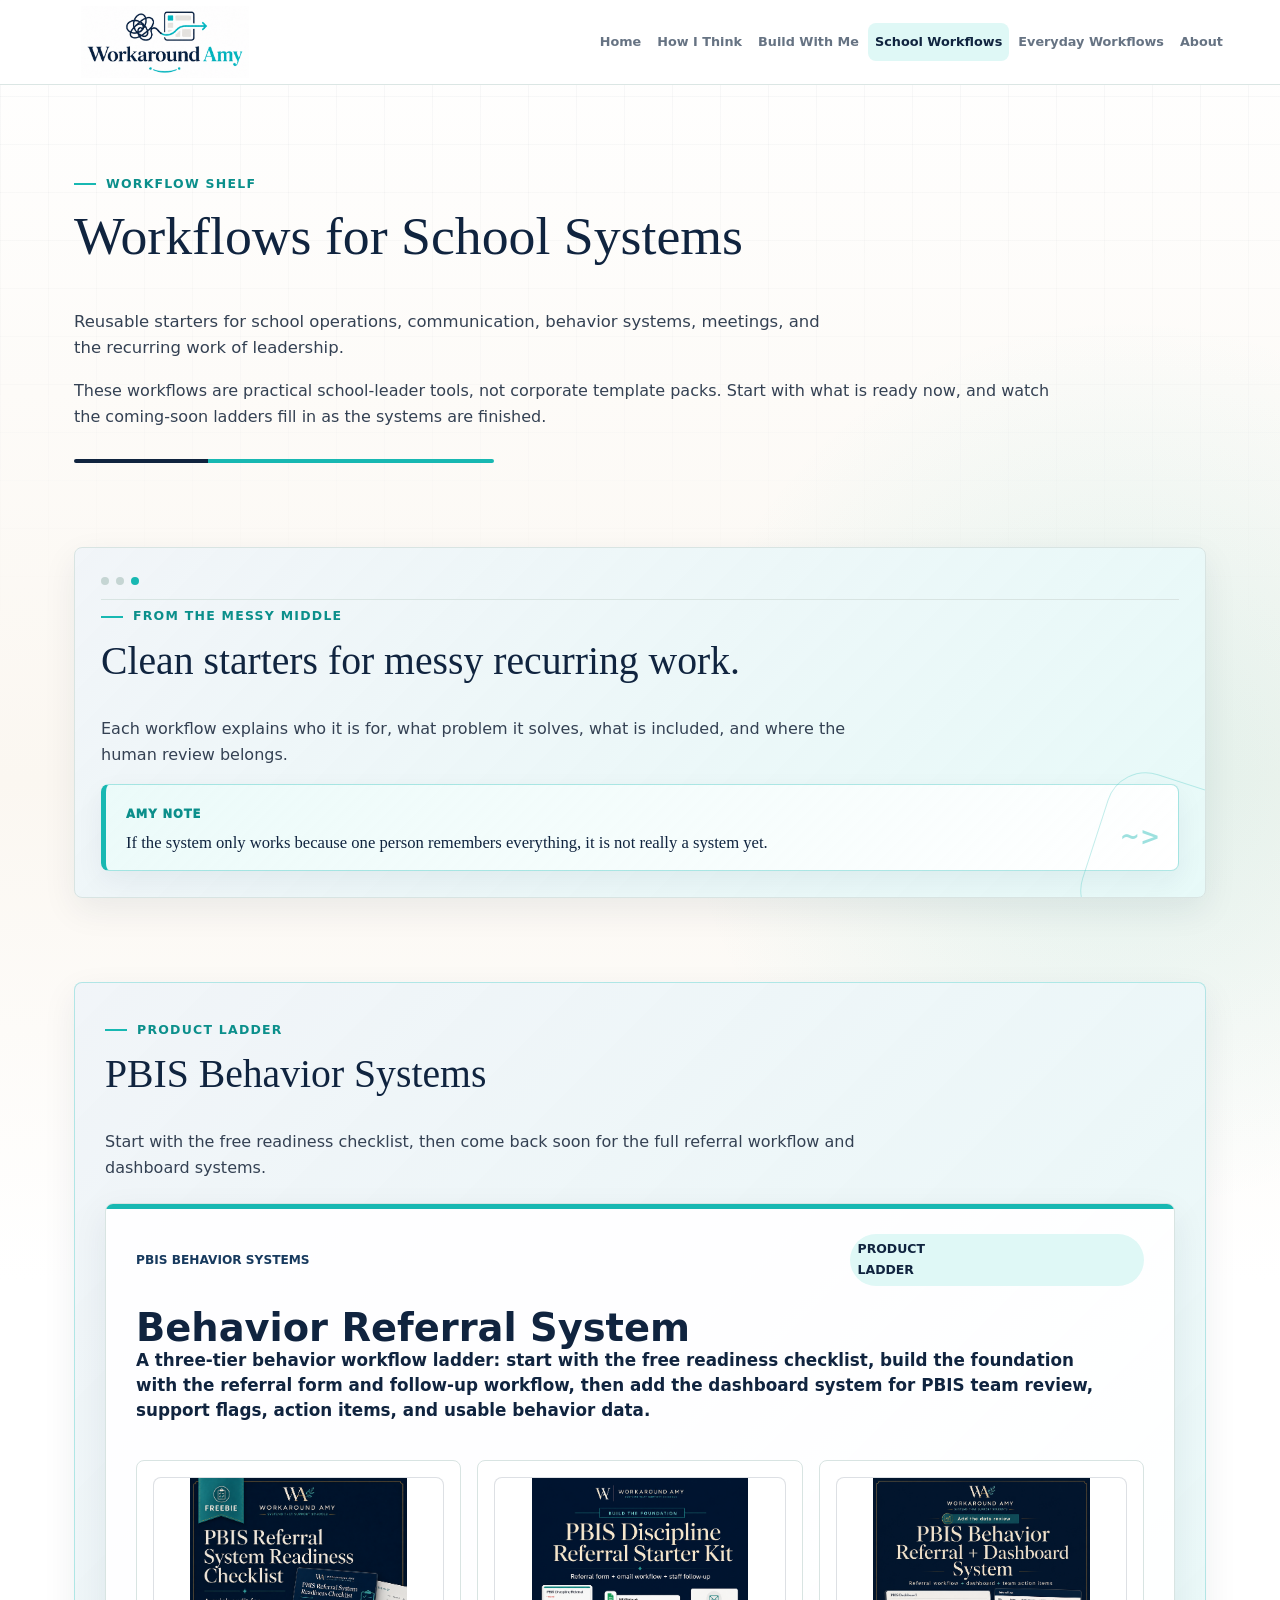
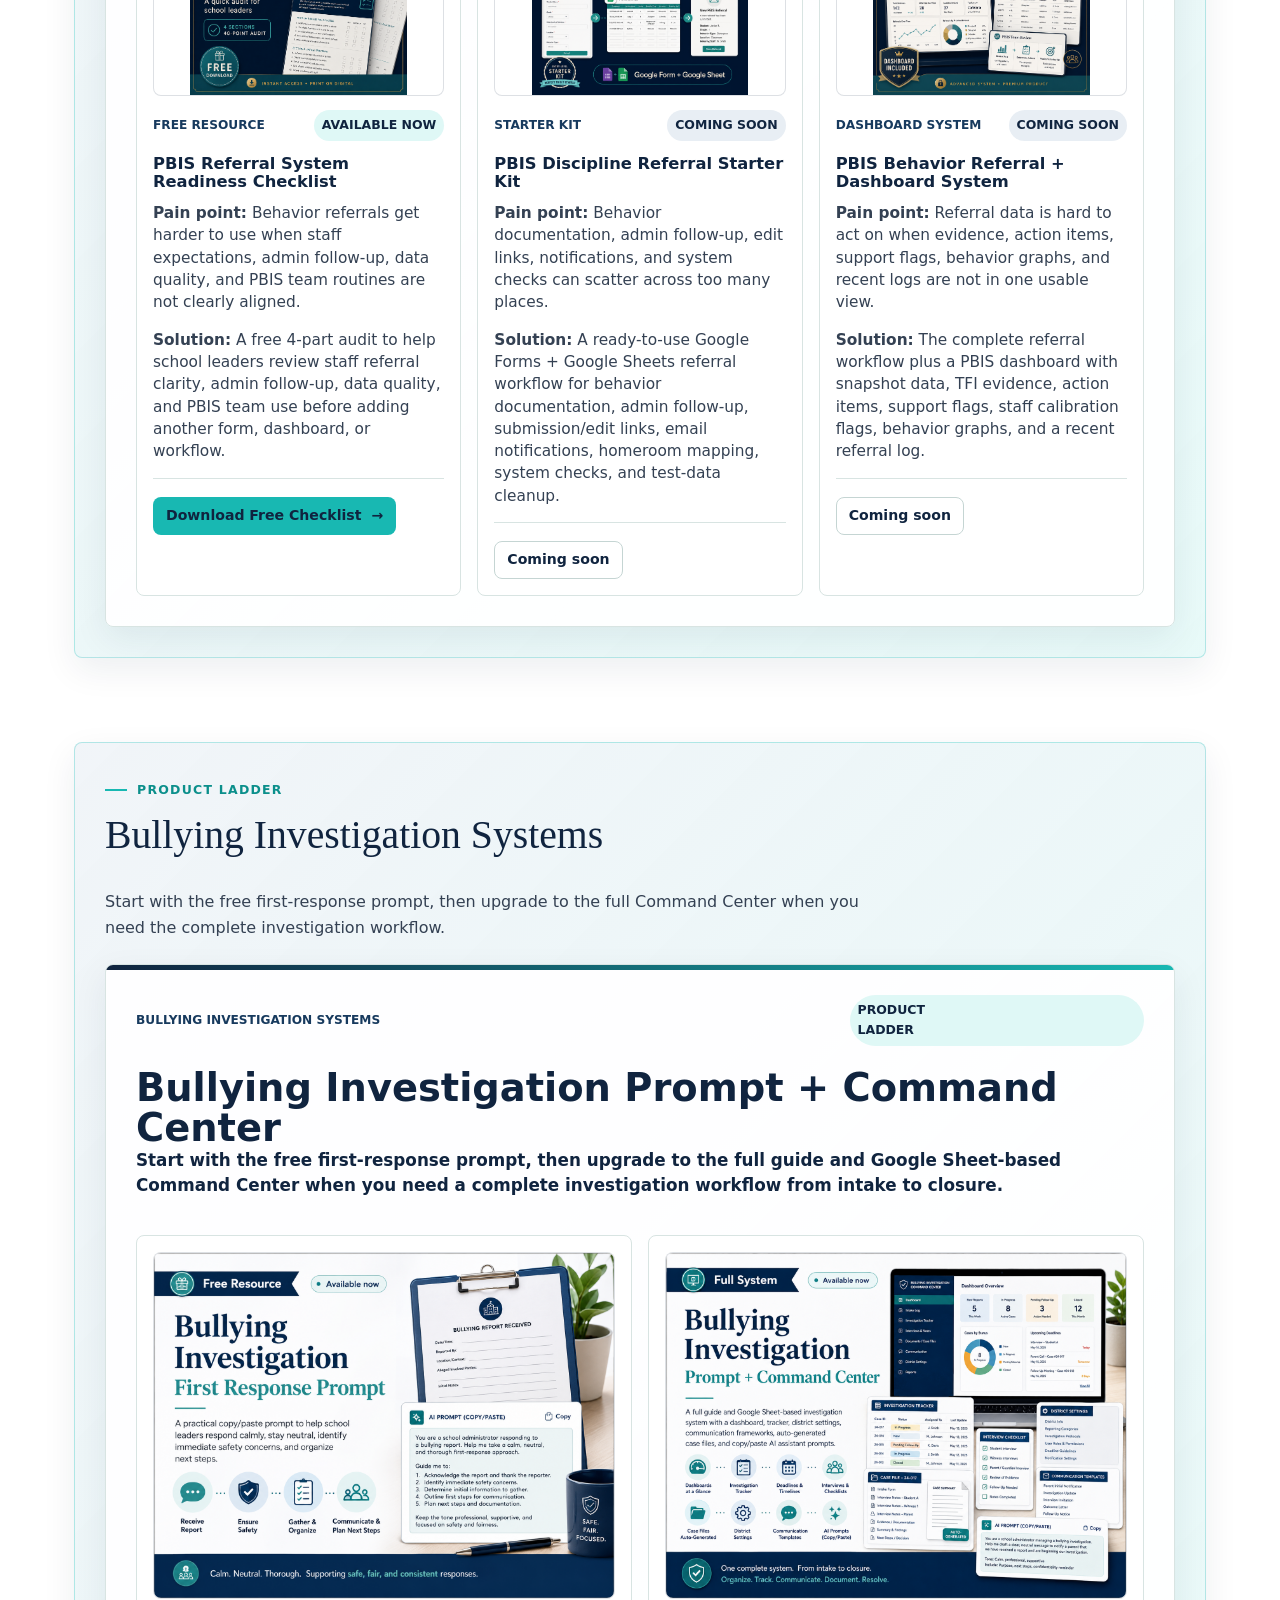
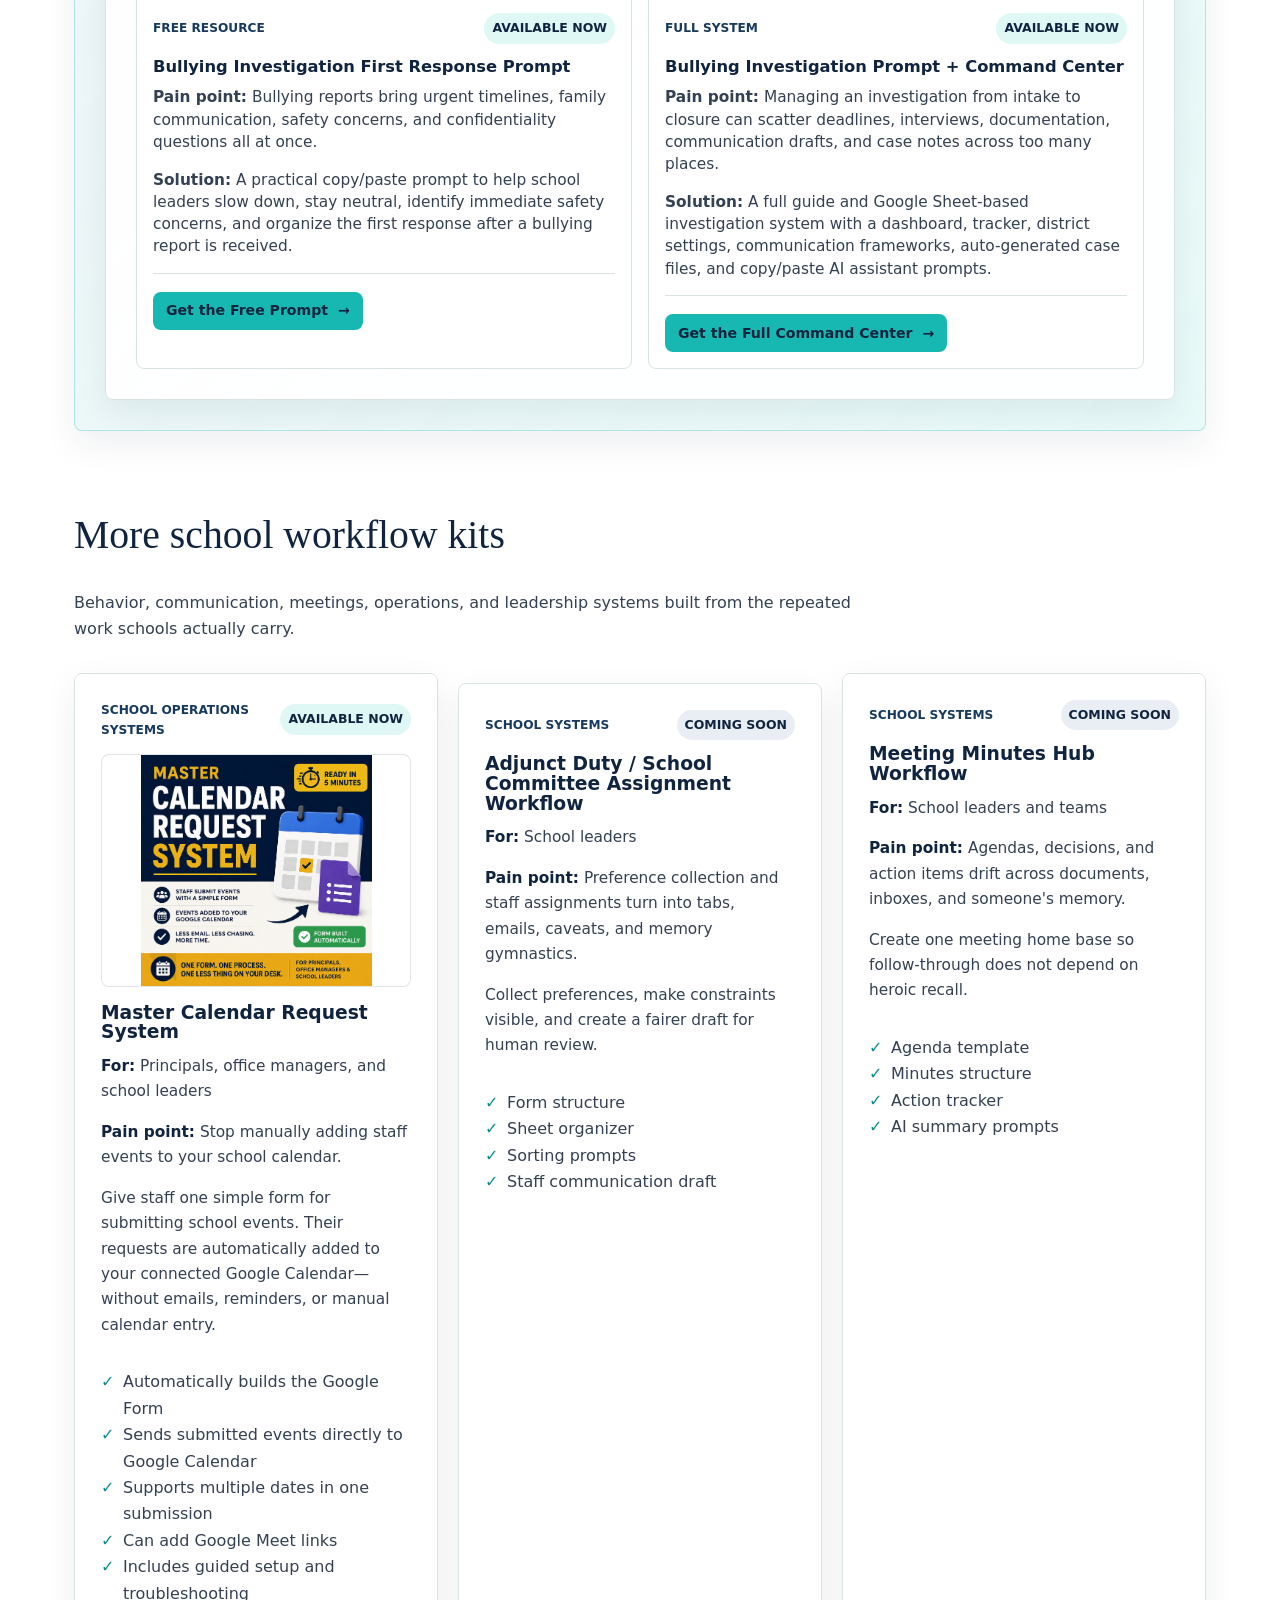
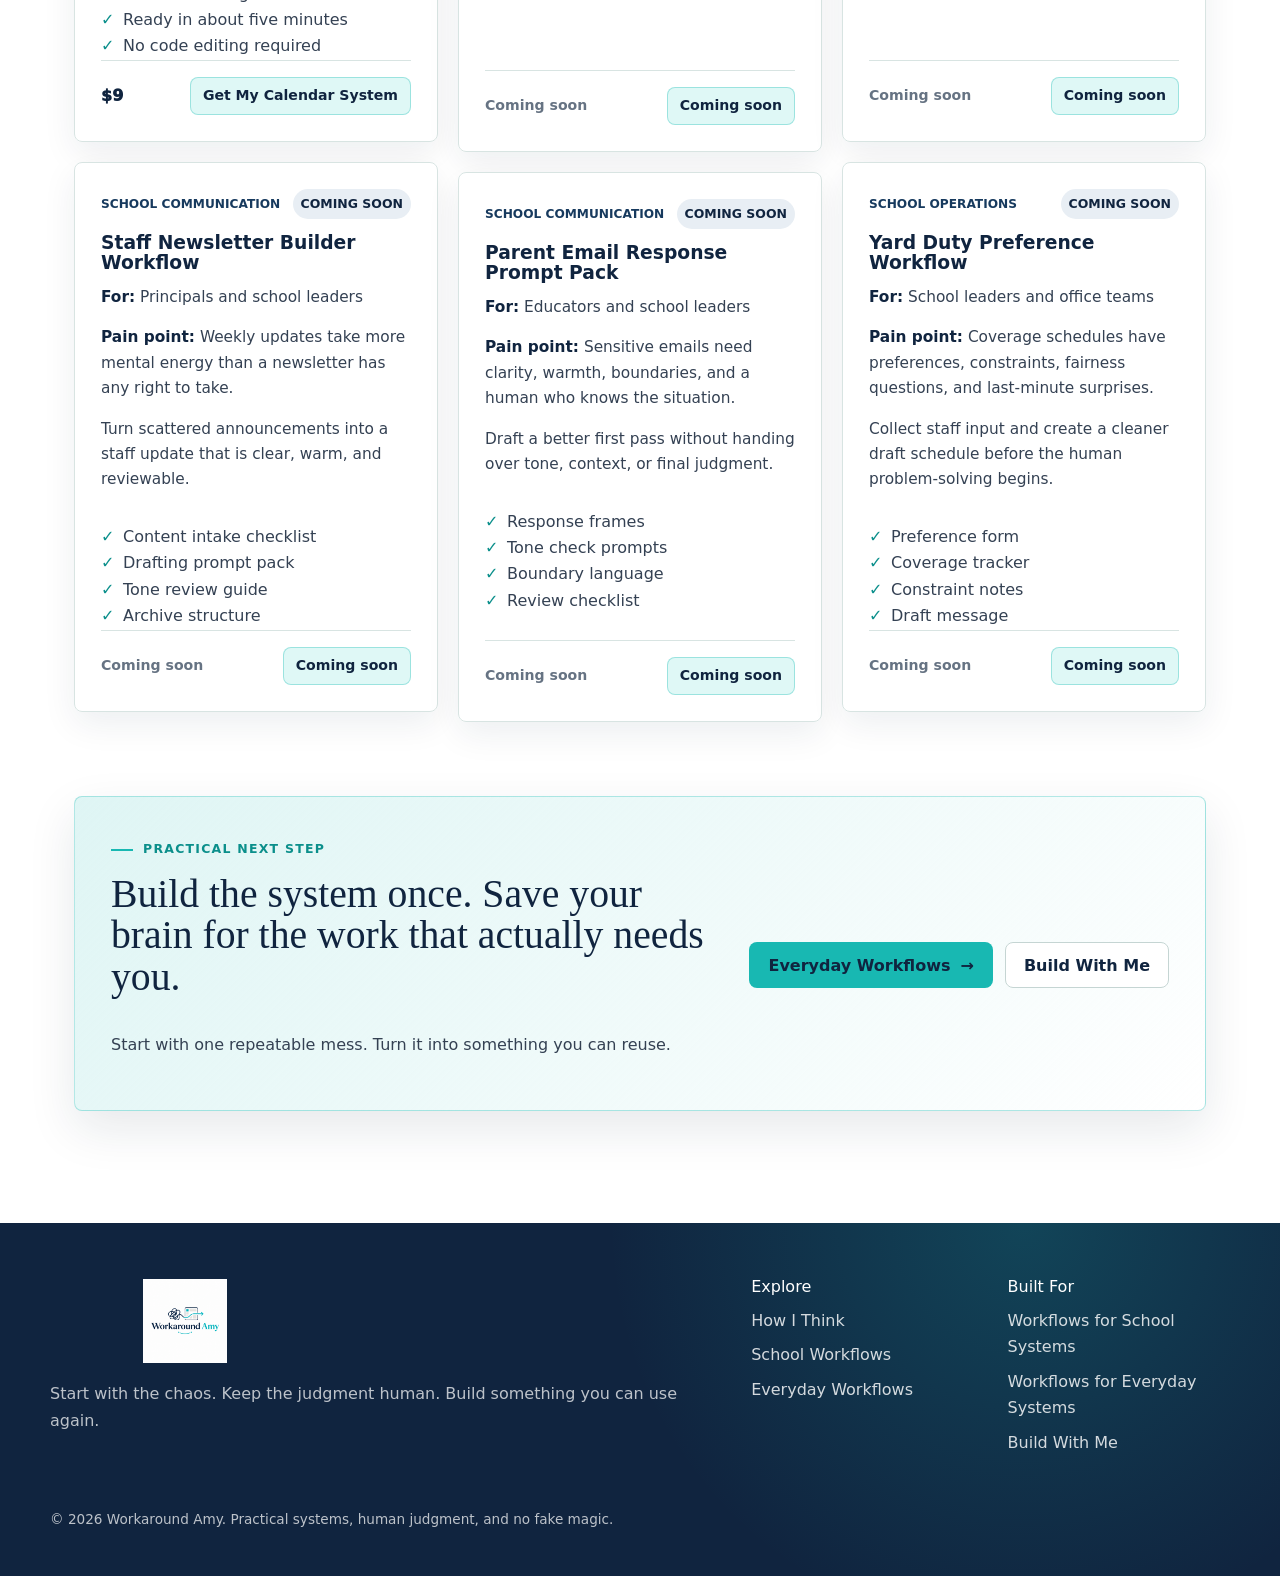
<file: proof-of-work.html>
<!doctype html>
<html lang="en">
  <head>
    <meta charset="utf-8">
    <meta name="viewport" content="width=device-width, initial-scale=1">
    <title>Workflows for School Systems | Workaround Amy</title>
    <meta name="description" content="Reusable workflow kits for school operations, communication, behavior systems, meetings, and leadership routines.">
    <meta property="og:title" content="Workflows for School Systems">
    <meta property="og:description" content="Practical workflow kits for school leaders and school teams.">
    <meta property="og:type" content="website">
    <meta property="og:url" content="https://workaroundamy.com/school-systems">
    <meta property="og:image" content="https://workaroundamy.com/og-placeholder.jpg">
    <link rel="stylesheet" href="assets/css/styles.css?v=20260628">
  </head>
  <body data-page="school">
    <main id="main" data-page></main>
    <script type="module" src="assets/js/main.js"></script>
  </body>
</html>
</file>
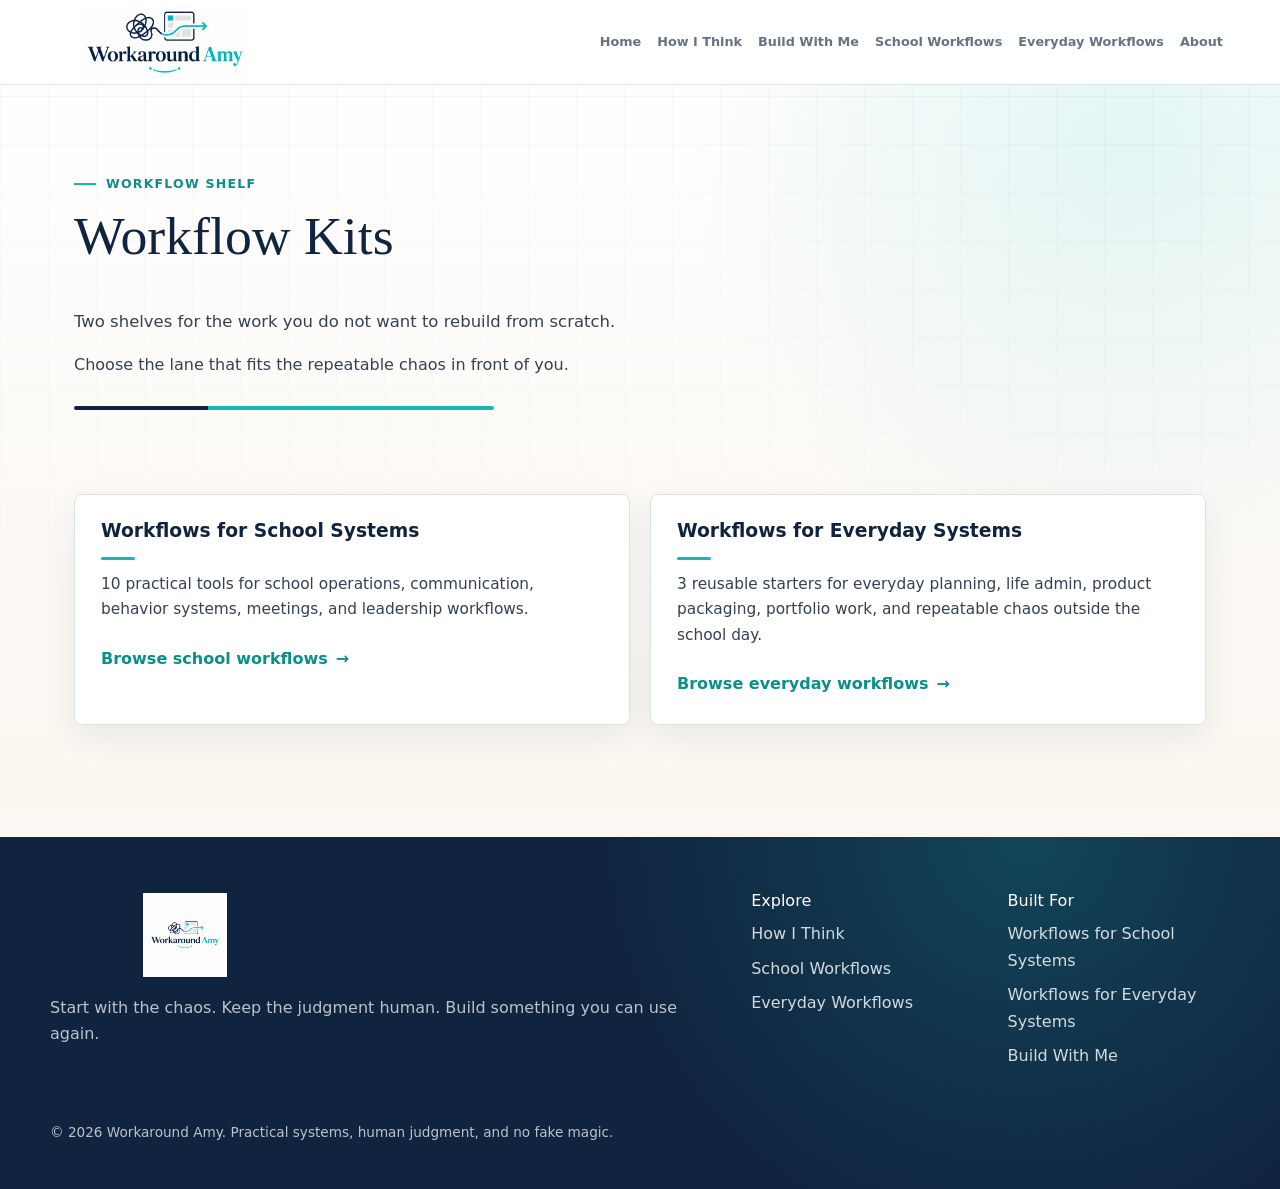
<file: workflow-kits.html>
<!doctype html>
<html lang="en">
  <head>
    <meta charset="utf-8">
    <meta name="viewport" content="width=device-width, initial-scale=1">
    <title>Workflow Kits | Workaround Amy</title>
    <meta name="description" content="Choose between Workflows for School Systems and Workflows for Everyday Systems.">
    <meta property="og:title" content="Workflow Kits">
    <meta property="og:description" content="Choose between Workflows for School Systems and Workflows for Everyday Systems.">
    <meta property="og:type" content="website">
    <meta property="og:url" content="https://workaroundamy.com/workflow-kits">
    <meta property="og:image" content="https://workaroundamy.com/og-placeholder.jpg">
    <link rel="stylesheet" href="assets/css/styles.css?v=20260628">
  </head>
  <body data-page="kits">
    <main id="main" data-page></main>
    <script type="module" src="assets/js/main.js"></script>
  </body>
</html>
</file>
<file: assets/css/styles.css>
:root {
  --navy: #10243f;
  --navy-2: #173a5e;
  --navy-soft: #e8eef4;
  --teal: #18b8b2;
  --teal-deep: #0b8f8b;
  --teal-soft: #dff8f6;
  --aqua: #7de3dc;
  --warm: #fbf7f1;
  --warm-2: #f4eee5;
  --paper: #fffefb;
  --white: #ffffff;
  --mist: #eef5f4;
  --line: #d8e4e2;
  --line-strong: #c5d5d3;
  --ink: var(--navy);
  --body: #344153;
  --muted: #667383;
  --shadow-soft: 0 18px 48px rgba(16, 36, 63, 0.1);
  --shadow-card: 0 12px 34px rgba(16, 36, 63, 0.075);
  --radius: 8px;
  --max: 1180px;
  color-scheme: light;
  font-family:
    Inter, ui-sans-serif, system-ui, -apple-system, BlinkMacSystemFont, "Segoe UI",
    sans-serif;
}

* {
  box-sizing: border-box;
}

html {
  scroll-behavior: smooth;
}

body {
  margin: 0;
  color: var(--ink);
  background:
    radial-gradient(circle at 88% 12%, rgba(24, 184, 178, 0.12), transparent 28rem),
    linear-gradient(180deg, #ffffff 0, var(--warm) 780px, #ffffff 1280px);
  font-size: 16px;
  line-height: 1.65;
}

body::before {
  position: fixed;
  inset: 0;
  z-index: -1;
  content: "";
  background-image:
    linear-gradient(rgba(16, 36, 63, 0.035) 1px, transparent 1px),
    linear-gradient(90deg, rgba(16, 36, 63, 0.035) 1px, transparent 1px);
  background-size: 48px 48px;
  mask-image: linear-gradient(180deg, #000, transparent 72%);
}

a {
  color: inherit;
  text-decoration: none;
}

a:focus-visible,
button:focus-visible,
input:focus-visible {
  outline: 3px solid rgba(24, 184, 178, 0.42);
  outline-offset: 4px;
}

img,
svg {
  max-width: 100%;
}

main {
  width: 100%;
  max-width: var(--max);
  margin: 0 auto;
  padding-right: 24px;
  padding-left: 24px;
}

section {
  margin: 84px 0;
}

h1,
h2,
h3,
p {
  margin-top: 0;
}

h1,
h2,
h3 {
  color: var(--navy);
  line-height: 1.05;
  letter-spacing: 0;
}

h1 {
  max-width: 890px;
  font-family: Georgia, "Times New Roman", serif;
  font-size: clamp(2.75rem, 4.2vw, 4.35rem);
  font-weight: 500;
}

h2 {
  font-family: Georgia, "Times New Roman", serif;
  font-size: clamp(2rem, 3.1vw, 3.25rem);
  font-weight: 500;
}

h3 {
  font-size: 1.17rem;
  font-weight: 850;
}

p {
  color: var(--body);
}

.skip-link {
  position: absolute;
  left: 16px;
  top: 12px;
  z-index: 100;
  padding: 10px 14px;
  color: var(--white);
  background: var(--navy);
  border-radius: var(--radius);
  transform: translateY(-160%);
}

.skip-link:focus {
  transform: translateY(0);
}

.site-header {
  position: sticky;
  top: 0;
  z-index: 20;
  border-bottom: 1px solid rgba(216, 228, 226, 0.9);
  background: rgba(255, 255, 255, 0.92);
  backdrop-filter: blur(18px);
}

.nav-shell {
  display: flex;
  align-items: center;
  justify-content: space-between;
  gap: 16px;
  width: min(var(--max), calc(100% - 32px));
  min-height: 84px;
  margin: 0 auto;
}

.brand-mark {
  display: inline-flex;
  align-items: center;
  flex: 0 0 auto;
  min-width: 0;
}

.brand-logo {
  display: block;
  width: clamp(190px, 18vw, 250px);
  height: 72px;
  object-fit: contain;
  object-position: center;
}

.nav-links {
  display: flex;
  align-items: center;
  justify-content: flex-end;
  gap: 2px;
  flex-wrap: nowrap;
}

.nav-links a {
  padding: 8px 7px;
  border-radius: var(--radius);
  color: var(--muted);
  font-size: 0.8rem;
  font-weight: 760;
}

.nav-links a:hover,
.nav-links a[aria-current="page"] {
  color: var(--navy);
  background: var(--teal-soft);
}

.nav-toggle {
  display: none;
  width: 44px;
  height: 44px;
  border: 1px solid var(--line);
  background: var(--white);
  border-radius: var(--radius);
}

.nav-toggle span:not(.sr-only) {
  display: block;
  width: 20px;
  height: 2px;
  margin: 4px auto;
  background: var(--navy);
}

.sr-only {
  position: absolute;
  width: 1px;
  height: 1px;
  overflow: hidden;
  clip: rect(0, 0, 0, 0);
}

.hero,
.brand-hero {
  position: relative;
  display: grid;
  grid-template-columns: minmax(0, 0.95fr) minmax(360px, 0.8fr);
  gap: 50px;
  align-items: center;
  min-height: calc(100vh - 112px);
  margin-top: 0;
  padding: 52px 0 36px;
}

.hero::before,
.brand-hero::before {
  position: absolute;
  top: 56px;
  right: 38%;
  width: 110px;
  height: 2px;
  content: "";
  background: linear-gradient(90deg, transparent, var(--teal));
}

.hero h1 {
  margin-bottom: 24px;
}

.brand-hero {
  grid-template-columns: 1fr;
  justify-items: center;
  gap: 24px;
  align-items: start;
  min-height: auto;
  padding-top: 28px;
  text-align: center;
}

.brand-hero::before {
  display: none;
}

.brand-hero h1 {
  max-width: 820px;
  margin-right: auto;
  margin-bottom: 16px;
  margin-left: auto;
}

.hero-banner {
  position: relative;
  margin: 0;
  overflow: hidden;
  border: 1px solid var(--line);
  border-radius: var(--radius);
  background: var(--white);
  box-shadow: var(--shadow-soft);
}

.hero-banner img {
  display: block;
  width: 100%;
  aspect-ratio: 1672 / 941;
  object-fit: cover;
}

.brand-hero .hero-banner {
  width: min(860px, 100%);
  max-width: 860px;
}

.hero-copy {
  max-width: 860px;
}

.hero-copy .lede,
.hero-copy .philosophy-line {
  margin-right: auto;
  margin-left: auto;
}

.hero-copy .button-row {
  justify-content: center;
}

.mobile-home-copy {
  display: none;
}

.lede,
.large-copy {
  max-width: 750px;
  color: var(--body);
  font-size: clamp(1.03rem, 1.25vw, 1.14rem);
  line-height: 1.58;
}

.hero-subheadline {
  max-width: 720px;
  margin: 0 auto 14px;
  color: var(--navy);
  font-size: clamp(1.12rem, 1.5vw, 1.28rem);
  font-weight: 900;
}

.hero-for {
  max-width: 660px;
  margin-top: -6px;
  color: var(--navy);
  font-weight: 850;
}

.philosophy-line {
  max-width: 720px;
  margin-top: 18px;
  padding: 12px 15px;
  border-left: 4px solid var(--teal);
  color: var(--navy);
  background: rgba(223, 248, 246, 0.52);
  font-weight: 850;
}

.eyebrow {
  display: inline-flex;
  align-items: center;
  gap: 10px;
  margin-bottom: 14px;
  color: var(--teal-deep);
  font-size: 0.78rem;
  font-weight: 900;
  letter-spacing: 0.1em;
  text-transform: uppercase;
}

.eyebrow::before {
  display: inline-block;
  width: 22px;
  height: 2px;
  content: "";
  background: var(--teal);
}

.button-row {
  display: flex;
  gap: 12px;
  flex-wrap: wrap;
  align-items: center;
  margin-top: 24px;
}

.button {
  position: relative;
  display: inline-flex;
  align-items: center;
  justify-content: center;
  min-height: 46px;
  padding: 12px 18px;
  border: 1px solid transparent;
  border-radius: var(--radius);
  font-weight: 900;
  line-height: 1.1;
  transition:
    transform 180ms ease,
    box-shadow 180ms ease,
    background 180ms ease,
    border-color 180ms ease;
}

.button:hover {
  transform: translateY(-2px);
  box-shadow: 0 12px 30px rgba(16, 36, 63, 0.16);
}

.button.primary {
  color: var(--navy);
  background: var(--teal);
}

.button.primary::after {
  margin-left: 10px;
  content: "→";
}

.button.secondary {
  color: var(--navy);
  background: var(--white);
  border-color: var(--line-strong);
}

.button.secondary:hover {
  border-color: var(--teal);
}

.disabled-button,
.disabled-button:hover,
.button:disabled,
.button:disabled:hover {
  cursor: default;
  color: var(--muted);
  background: var(--navy-soft);
  border-color: var(--line);
  box-shadow: none;
  transform: none;
}

.button.small {
  min-height: 38px;
  padding: 9px 12px;
  font-size: 0.88rem;
}

.hero-system {
  position: relative;
  display: grid;
  gap: 16px;
  min-width: 0;
  padding: 22px;
  overflow: hidden;
  border: 1px solid var(--line);
  border-radius: var(--radius);
  background:
    linear-gradient(180deg, rgba(255, 255, 255, 0.94), rgba(251, 247, 241, 0.88)),
    var(--white);
  box-shadow: var(--shadow-soft);
}

.hero-system::after,
.shop-shelf::after,
.proof-signal::after {
  position: absolute;
  right: -48px;
  bottom: -48px;
  width: 160px;
  height: 160px;
  content: "";
  border: 1px solid rgba(24, 184, 178, 0.26);
  border-radius: 40px;
  transform: rotate(18deg);
}

.system-window-top {
  display: flex;
  gap: 7px;
  align-items: center;
  min-height: 26px;
  padding-bottom: 10px;
  border-bottom: 1px solid var(--line);
}

.system-window-top span {
  width: 8px;
  height: 8px;
  border-radius: 999px;
  background: var(--line-strong);
}

.system-window-top span:nth-child(3) {
  background: var(--teal);
}

.flow-diagram {
  position: relative;
  overflow: hidden;
  padding: 18px;
  border: 1px solid var(--line);
  border-radius: var(--radius);
  background:
    linear-gradient(135deg, rgba(223, 248, 246, 0.72), rgba(255, 255, 255, 0.9)),
    var(--white);
}

.flow-diagram svg {
  display: block;
  width: 100%;
}

.flow-scribble {
  stroke: var(--navy);
  stroke-width: 10;
  stroke-linecap: round;
  stroke-linejoin: round;
  opacity: 0.94;
}

.flow-window {
  fill: rgba(255, 255, 255, 0.92);
  stroke: var(--line-strong);
  stroke-width: 4;
}

.flow-window-line {
  fill: none;
  stroke: var(--navy-2);
  stroke-width: 6;
  stroke-linecap: round;
  opacity: 0.72;
}

.flow-path,
.flow-arrow {
  fill: none;
  stroke: var(--teal);
  stroke-width: 11;
  stroke-linecap: round;
  stroke-linejoin: round;
}

.flow-labels {
  display: grid;
  grid-template-columns: repeat(3, minmax(0, 1fr));
  gap: 10px;
  margin-top: 10px;
}

.flow-labels span {
  min-height: 36px;
  padding: 8px 10px;
  border: 1px solid var(--line);
  border-radius: var(--radius);
  color: var(--navy);
  background: rgba(255, 255, 255, 0.84);
  font-size: 0.78rem;
  font-weight: 900;
}

.amy-way-system {
  display: grid;
  grid-template-columns: minmax(0, 0.82fr) minmax(300px, 0.72fr);
  gap: 24px;
  align-items: center;
}

.amy-way-system .section-heading {
  margin-bottom: 0;
}

.amy-way-system .flow-diagram {
  padding: 12px;
}

.amy-way-system .flow-diagram svg {
  max-height: 118px;
}

.amy-way-system .flow-labels {
  gap: 6px;
  margin-top: 6px;
}

.amy-way-system .flow-labels span {
  min-height: 28px;
  padding: 5px 7px;
  font-size: 0.68rem;
}

.amy-way-system .step-list,
.amy-way-system .amy-note {
  grid-column: 1 / -1;
}

.amy-way-system .step-list {
  margin-top: 2px;
}

.amy-way-system .step-list li {
  min-height: 112px;
  padding: 12px;
  font-size: 0.94rem;
}

.amy-way-system .step-list span {
  margin-bottom: 8px;
  font-size: 1.42rem;
}

.amy-way-system .step-list small {
  margin-top: 8px;
  font-size: 0.82rem;
  line-height: 1.34;
}

.tool-stack-section .card-grid {
  gap: 16px;
}

.tool-stack-section .tool-card {
  padding: 18px;
}

.tool-stack-section .tool-card p {
  margin-bottom: 8px;
  font-size: 0.9rem;
  line-height: 1.42;
}

.tool-stack-section .tool-card h3 {
  margin-bottom: 8px;
}

.tool-stack-section .tool-card .card-topline {
  margin-bottom: 10px;
}

.tool-stack-section .tool-card .judgment-note {
  margin-top: auto;
  margin-bottom: 0;
}

.system-node,
.system-grid span {
  position: relative;
  z-index: 1;
  padding: 16px;
  border: 1px solid var(--line);
  border-radius: var(--radius);
  background: var(--white);
  color: var(--navy);
  font-weight: 900;
}

.system-node.wide {
  background: var(--navy);
  color: var(--white);
}

.system-node.accent {
  background: var(--teal);
  color: var(--navy);
}

.system-node.accent::after {
  float: right;
  content: "→";
}

.system-grid {
  display: grid;
  grid-template-columns: repeat(2, 1fr);
  gap: 12px;
}

.system-grid span {
  min-height: 88px;
  color: var(--body);
}

.pull-quote {
  position: relative;
  max-width: 980px;
  margin: 0 auto 104px;
  padding: 40px 42px;
  overflow: hidden;
  border: 1px solid var(--line);
  border-left: 7px solid var(--teal);
  border-radius: var(--radius);
  background: var(--navy);
  box-shadow: var(--shadow-soft);
}

.pull-quote::after {
  position: absolute;
  right: 30px;
  bottom: 24px;
  color: rgba(125, 227, 220, 0.3);
  content: "->";
  font-size: 3rem;
  font-weight: 900;
}

.pull-quote blockquote {
  position: relative;
  z-index: 1;
  max-width: 820px;
  margin: 0;
  color: var(--white);
  font-family: Georgia, "Times New Roman", serif;
  font-size: clamp(1.7rem, 3vw, 3rem);
  line-height: 1.16;
}

.amy-note {
  position: relative;
  margin-top: 4px;
  padding: 15px 18px 15px 20px;
  border: 1px solid rgba(24, 184, 178, 0.34);
  border-left: 5px solid var(--teal);
  border-radius: var(--radius);
  background:
    linear-gradient(135deg, rgba(223, 248, 246, 0.62), rgba(255, 255, 255, 0.92)),
    var(--white);
  box-shadow: 0 10px 28px rgba(16, 36, 63, 0.06);
}

.amy-note::after {
  position: absolute;
  right: 18px;
  bottom: 12px;
  color: rgba(24, 184, 178, 0.42);
  content: "~>";
  font-size: 1.5rem;
  font-weight: 900;
}

.amy-note span {
  display: inline-flex;
  margin-bottom: 8px;
  color: var(--teal-deep);
  font-size: 0.72rem;
  font-weight: 950;
  letter-spacing: 0.08em;
  text-transform: uppercase;
}

.amy-note p {
  position: relative;
  z-index: 1;
  max-width: 720px;
  margin-bottom: 0;
  color: var(--navy);
  font-family: Georgia, "Times New Roman", serif;
  font-size: 1.04rem;
  line-height: 1.35;
}

.section-heading {
  max-width: 790px;
  margin-bottom: 30px;
}

.section-heading.center {
  margin-right: auto;
  margin-left: auto;
  text-align: center;
}

.page-intro {
  position: relative;
  max-width: 990px;
  margin-top: 74px;
  margin-bottom: 76px;
  padding-top: 8px;
}

.page-intro::after {
  display: block;
  width: min(420px, 72vw);
  height: 4px;
  margin-top: 28px;
  content: "";
  border-radius: 999px;
  background: linear-gradient(90deg, var(--navy) 0 32%, var(--teal) 32% 100%);
}

.page-intro h1 {
  font-size: clamp(2.75rem, 4.2vw, 4.55rem);
}

.card-grid {
  display: grid;
  grid-template-columns: repeat(3, minmax(0, 1fr));
  gap: 20px;
}

.card-grid.three {
  grid-template-columns: repeat(3, minmax(0, 1fr));
}

.card-grid.two {
  grid-template-columns: repeat(2, minmax(0, 1fr));
}

.content-card,
.pathway-card,
.feature-card,
.story-card,
.values-panel,
.responsible-use,
.shop-shelf,
.proof-signal {
  position: relative;
  padding: 26px;
  overflow: hidden;
  border: 1px solid var(--line);
  border-radius: var(--radius);
  background: rgba(255, 255, 255, 0.94);
  box-shadow: var(--shadow-card);
}

.content-card::before,
.pathway-card::before,
.feature-card::before {
  position: absolute;
  top: 0;
  left: 0;
  width: 100%;
  height: 4px;
  content: "";
  background: linear-gradient(90deg, var(--navy), var(--teal));
  opacity: 0;
  transition: opacity 180ms ease;
}

.content-card:hover::before,
.pathway-card:hover::before,
.feature-card:hover::before {
  opacity: 1;
}

.content-card h3,
.pathway-card h3,
.feature-card h3 {
  margin-bottom: 12px;
}

.content-card p,
.pathway-card p,
.feature-card p {
  font-size: 0.96rem;
}

.mess-line {
  padding: 12px 14px;
  border: 1px solid rgba(24, 184, 178, 0.22);
  border-radius: var(--radius);
  background: rgba(223, 248, 246, 0.48);
}

.content-card strong {
  color: var(--navy);
}

.pathway-card,
.feature-card {
  min-height: 224px;
}

.pathway-card {
  display: grid;
  align-content: start;
}

.pathway-card h3::after {
  display: block;
  width: 34px;
  height: 3px;
  margin-top: 16px;
  content: "";
  border-radius: 999px;
  background: var(--teal);
}

.text-link {
  display: inline-flex;
  align-items: center;
  width: fit-content;
  margin-top: 8px;
  color: var(--teal-deep);
  font-weight: 900;
}

.text-link::after {
  margin-left: 8px;
  content: "→";
}

.split-section {
  display: grid;
  grid-template-columns: 1fr 0.9fr;
  gap: 44px;
  align-items: start;
}

.system-studio {
  display: block;
  padding: 30px;
  border: 1px solid var(--line);
  border-radius: var(--radius);
  background:
    linear-gradient(135deg, rgba(255, 255, 255, 0.9), rgba(223, 248, 246, 0.52)),
    var(--white);
  box-shadow: var(--shadow-card);
}

.system-studio .section-heading {
  max-width: 760px;
  margin-bottom: 22px;
}

.about-home-copy {
  display: grid;
  gap: 16px;
  max-width: 880px;
}

.about-home-copy p {
  margin: 0;
  color: var(--body);
  font-size: 1.04rem;
}

.stacked-points {
  display: grid;
  grid-template-columns: repeat(3, minmax(0, 1fr));
  gap: 12px;
  align-items: stretch;
}

.stacked-points p,
.large-copy {
  padding: 18px;
  border-left: 4px solid var(--teal);
  background: var(--white);
  border-radius: var(--radius);
  box-shadow: 0 8px 24px rgba(16, 36, 63, 0.055);
}

.stacked-points .amy-note {
  grid-column: 1 / -1;
}

.feature-row {
  display: grid;
  grid-template-columns: repeat(3, minmax(0, 1fr));
  gap: 20px;
}

.feature-card {
  background:
    linear-gradient(180deg, #ffffff, rgba(238, 245, 244, 0.48)),
    var(--white);
}

.amy-way-preview {
  display: grid;
  grid-template-columns: minmax(0, 0.9fr) minmax(300px, 0.78fr);
  gap: 28px;
  align-items: center;
  padding: 28px;
  border: 1px solid var(--line);
  border-radius: var(--radius);
  background:
    linear-gradient(135deg, rgba(16, 36, 63, 0.96), rgba(23, 58, 94, 0.96)),
    var(--navy);
  box-shadow: var(--shadow-soft);
}

.amy-way-preview h2,
.amy-way-preview p {
  color: var(--white);
}

.amy-way-preview .eyebrow {
  color: var(--aqua);
}

.amy-way-preview .section-heading {
  margin-bottom: 16px;
}

.amy-way-copy {
  max-width: 620px;
  margin-bottom: 20px;
  color: rgba(255, 255, 255, 0.86);
  font-size: 1.02rem;
  line-height: 1.55;
}

.home-step-list {
  display: grid;
  grid-template-columns: repeat(2, minmax(0, 1fr));
  gap: 10px;
  margin: 0;
  padding: 0;
  list-style: none;
}

.home-step-list li {
  min-height: 92px;
  padding: 16px;
  border: 1px solid rgba(125, 227, 220, 0.3);
  border-radius: var(--radius);
  color: var(--white);
  background: rgba(255, 255, 255, 0.08);
  font-size: 0.98rem;
  font-weight: 900;
}

.home-step-list span {
  display: block;
  margin-bottom: 10px;
  color: var(--aqua);
  font-family: Georgia, "Times New Roman", serif;
  font-size: 1.55rem;
}

.compact-card {
  display: flex;
  flex-direction: column;
  min-height: 0;
}

.compact-card .button {
  width: fit-content;
  margin-top: auto;
}

.home-proof-card {
  min-height: auto;
}

.section-action {
  margin-top: 22px;
}

.card-topline {
  display: flex;
  align-items: center;
  justify-content: space-between;
  gap: 12px;
  margin-bottom: 14px;
  color: var(--muted);
  font-size: 0.76rem;
  font-weight: 900;
  text-transform: uppercase;
}

.card-topline span:first-child {
  color: var(--navy-2);
}

.status {
  display: inline-flex;
  flex: 0 0 auto;
  padding: 5px 8px;
  border-radius: 999px;
  color: var(--navy);
  background: var(--teal-soft);
  font-size: 0.78rem;
  font-weight: 900;
}

.status.coming-soon,
.status.planned,
.status.drafting,
.status.in-development,
.status.future-kit {
  color: var(--navy);
  background: var(--navy-soft);
}

.status.published,
.status.free,
.status.free-resource,
.status.free-starter,
.status.free-15-minute-guide,
.status.product-ladder,
.status.watch {
  color: var(--navy);
  background: var(--teal-soft);
}

.meta-line,
.price {
  color: var(--muted);
  font-size: 0.88rem;
  font-weight: 760;
}

.price {
  color: var(--navy);
  font-size: 1rem;
  font-weight: 950;
}

.muted-price {
  color: var(--muted);
  font-size: 0.88rem;
  font-weight: 760;
}

.youtube-placeholder {
  display: grid;
  place-items: center;
  min-height: 150px;
  margin-top: 18px;
  border: 1px dashed rgba(24, 184, 178, 0.6);
  border-radius: var(--radius);
  color: var(--navy);
  background:
    linear-gradient(135deg, rgba(24, 184, 178, 0.12), rgba(255, 255, 255, 0.7)),
    var(--mist);
  font-weight: 900;
}

.youtube-placeholder span::before {
  margin-right: 8px;
  color: var(--teal-deep);
  content: "play";
  font-size: 0.74rem;
  text-transform: uppercase;
}

.youtube-embed {
  aspect-ratio: 16 / 9;
  margin-top: 18px;
  overflow: hidden;
  border: 1px solid rgba(16, 36, 63, 0.14);
  border-radius: var(--radius);
  background: var(--navy);
}

.youtube-embed iframe {
  display: block;
  width: 100%;
  height: 100%;
  border: 0;
}

.check-list,
.category-card ul {
  margin: 16px 0 0;
  padding: 0;
  list-style: none;
}

.check-list li,
.category-card li {
  position: relative;
  padding-left: 22px;
  color: var(--body);
}

.check-list li::before,
.category-card li::before {
  position: absolute;
  left: 0;
  color: var(--teal-deep);
  content: "✓";
  font-weight: 900;
}

.card-actions {
  display: flex;
  align-items: center;
  justify-content: space-between;
  gap: 14px;
  margin-top: 20px;
  padding-top: 16px;
  border-top: 1px solid var(--line);
}

.kit-action-buttons {
  display: flex;
  gap: 10px;
  flex-wrap: wrap;
  justify-content: flex-end;
}

.tutorial-actions {
  justify-content: flex-start;
}

.kit-card {
  display: flex;
  flex-direction: column;
}

.kit-card-image {
  margin: 0 0 16px;
  overflow: hidden;
  border: 1px solid rgba(16, 36, 63, 0.12);
  border-radius: var(--radius);
  background: var(--white);
}

.kit-card-image img {
  display: block;
  width: 100%;
  aspect-ratio: 4 / 3;
  object-fit: contain;
}

.kit-card .card-actions {
  margin-top: auto;
}

.kit-card .button.secondary {
  color: var(--navy);
  background: var(--teal-soft);
  border-color: rgba(24, 184, 178, 0.34);
}

.case-card {
  background:
    linear-gradient(180deg, #ffffff, rgba(232, 238, 244, 0.42)),
    var(--white);
}

.case-card:nth-child(2n) {
  background:
    linear-gradient(180deg, #ffffff, rgba(244, 238, 229, 0.58)),
    var(--white);
}

.kit-card:nth-child(3n + 2) {
  transform: translateY(10px);
}

.case-card::before {
  opacity: 1;
}

.recruiter-summary,
.judgment-note,
.responsible-note {
  padding: 14px;
  border-radius: var(--radius);
  background: var(--teal-soft);
  color: var(--navy);
  font-weight: 760;
}

.step-list {
  display: grid;
  grid-template-columns: repeat(5, minmax(0, 1fr));
  gap: 12px;
  margin: 18px 0 0;
  padding: 0;
  list-style: none;
}

.step-list li {
  min-height: 168px;
  padding: 20px;
  border: 1px solid var(--line);
  border-radius: var(--radius);
  background: var(--white);
  color: var(--navy);
  font-size: 1.02rem;
  font-weight: 900;
  box-shadow: var(--shadow-card);
}

.step-list strong {
  display: block;
}

.step-list small {
  display: block;
  margin-top: 12px;
  color: var(--body);
  font-size: 0.88rem;
  font-weight: 650;
  line-height: 1.42;
}

.step-list span {
  display: block;
  margin-bottom: 24px;
  color: var(--teal-deep);
  font-family: Georgia, "Times New Roman", serif;
  font-size: 2.25rem;
}

.handoff-section {
  padding: 32px;
  border: 1px solid var(--line);
  border-radius: var(--radius);
  background: var(--navy);
  box-shadow: var(--shadow-soft);
}

.handoff-section h2,
.handoff-section p {
  color: var(--white);
}

.handoff-section .eyebrow {
  color: var(--aqua);
}

.handoff-flow {
  display: grid;
  grid-template-columns: repeat(6, minmax(0, 1fr));
  gap: 10px;
}

.handoff-flow span,
.category-strip span,
.pill-list li {
  display: inline-flex;
  align-items: center;
  min-height: 48px;
  padding: 10px 14px;
  border: 1px solid var(--line);
  border-radius: var(--radius);
  background: var(--white);
  color: var(--navy);
  font-weight: 900;
}

.handoff-flow span {
  border-color: rgba(125, 227, 220, 0.28);
  background: rgba(255, 255, 255, 0.08);
  color: var(--white);
}

.handoff-flow span:not(:last-child)::after {
  margin-left: auto;
  color: var(--aqua);
  content: "→";
}

.pill-list,
.category-strip {
  display: flex;
  gap: 10px;
  flex-wrap: wrap;
  margin: 0;
  padding: 0;
  list-style: none;
}

.category-strip span {
  background: var(--teal-soft);
}

.responsible-use {
  border-left: 7px solid var(--teal);
  background: #ffffff;
}

.responsible-use h2 {
  font-family: inherit;
  font-size: 1.25rem;
}

.shop-shelf {
  position: relative;
  background:
    linear-gradient(135deg, rgba(232, 238, 244, 0.6), rgba(223, 248, 246, 0.74)),
    var(--white);
}

.shop-shelf .section-heading {
  margin-bottom: 0;
}

.featured-ladder {
  overflow: hidden;
  padding: 30px;
  border: 1px solid rgba(24, 184, 178, 0.28);
  border-radius: var(--radius);
  background:
    linear-gradient(135deg, rgba(232, 238, 244, 0.62), rgba(223, 248, 246, 0.72)),
    var(--white);
  box-shadow: var(--shadow-card);
}

.featured-ladder .section-heading {
  margin-bottom: 22px;
}

.featured-ladder-grid {
  display: grid;
  grid-template-columns: repeat(3, minmax(0, 1fr));
  gap: 18px;
}

.featured-ladder-grid.single {
  grid-template-columns: 1fr;
}

.featured-ladder-grid.two {
  grid-template-columns: repeat(2, minmax(0, 1fr));
}

.ladder-preview-card {
  min-height: 100%;
  min-width: 0;
}

.ladder-product-images {
  display: grid;
  grid-template-columns: repeat(auto-fit, minmax(145px, 1fr));
  gap: 12px;
  margin-bottom: 20px;
}

.ladder-product-images figure {
  margin: 0;
  overflow: hidden;
  border: 1px solid rgba(16, 36, 63, 0.14);
  border-radius: var(--radius);
  background: var(--white);
  box-shadow: 0 10px 26px rgba(16, 36, 63, 0.08);
}

.ladder-product-images img {
  display: block;
  width: 100%;
  aspect-ratio: 4 / 3;
  object-fit: contain;
}

.ladder-product-sections {
  display: grid;
  grid-template-columns: repeat(3, minmax(0, 1fr));
  gap: 16px;
  margin-top: 8px;
}

.ladder-product-sections.two {
  grid-template-columns: repeat(2, minmax(0, 1fr));
}

.ladder-product-section {
  display: flex;
  flex-direction: column;
  min-width: 0;
  padding: 16px;
  border: 1px solid var(--line);
  border-radius: var(--radius);
  background: rgba(255, 255, 255, 0.88);
}

.ladder-product-section summary {
  display: none;
}

.ladder-product-details {
  display: contents;
}

.ladder-product-section figure {
  margin: 0 0 14px;
  overflow: hidden;
  border: 1px solid rgba(16, 36, 63, 0.14);
  border-radius: var(--radius);
  background: var(--white);
}

.ladder-product-section img {
  display: block;
  width: 100%;
  aspect-ratio: 4 / 3;
  object-fit: contain;
}

.ladder-product-section h4 {
  margin: 0 0 10px;
  color: var(--navy);
  font-size: 1.02rem;
  line-height: 1.15;
}

.ladder-product-section p {
  font-size: 0.9rem;
  line-height: 1.45;
}

.ladder-product-section .ladder-card-actions {
  margin-top: 12px;
}

.ladder-product-label,
.ladder-product-title {
  display: block;
}

.ladder-card-intro {
  max-width: 980px;
  margin-bottom: 12px;
}

.ladder-card-intro h3 {
  margin-top: 0;
  margin-bottom: 12px;
  overflow-wrap: anywhere;
  font-size: clamp(1.9rem, 3vw, 3.05rem);
  line-height: 1.04;
}

.ladder-preview-card p {
  font-size: 0.96rem;
}

.ladder-card-intro p {
  color: var(--navy);
  font-size: 1.05rem;
  font-weight: 760;
  line-height: 1.5;
}

.ladder-card-actions {
  display: flex;
  gap: 10px;
  flex-wrap: wrap;
  margin-top: auto;
  padding-top: 18px;
  border-top: 1px solid var(--line);
}

.ladder-card-actions .button {
  width: fit-content;
  margin-top: 0;
}

.product-card .ladder-product-section .button,
.product-card .ladder-card-actions .button {
  margin-top: 0;
}

.freebie-callout {
  display: grid;
  grid-template-columns: minmax(0, 1fr) minmax(280px, 0.48fr);
  gap: 28px;
  align-items: center;
  padding: 30px;
  border: 1px solid rgba(24, 184, 178, 0.34);
  border-radius: var(--radius);
  background:
    linear-gradient(135deg, rgba(255, 255, 255, 0.96), rgba(223, 248, 246, 0.42)),
    var(--white);
  box-shadow: var(--shadow-card);
}

.freebie-callout h2 {
  margin-bottom: 12px;
}

.freebie-callout .lede {
  margin-bottom: 10px;
  color: var(--navy);
  font-weight: 850;
}

.freebie-callout .check-list {
  margin-top: 8px;
}

.freebie-list-label {
  margin: 14px 0 0;
  color: var(--navy);
  font-weight: 900;
}

.freebie-action {
  padding: 20px;
  border-left: 5px solid var(--teal);
  border-radius: var(--radius);
  background: var(--white);
}

.freebie-action p {
  margin-bottom: 18px;
  color: var(--navy);
  font-weight: 760;
}

.proof-signal {
  display: grid;
  grid-template-columns: 0.8fr 1.2fr;
  gap: 28px;
  align-items: start;
  background: var(--navy);
}

.proof-signal h2,
.proof-signal p,
.proof-signal .eyebrow {
  color: var(--white);
}

.proof-signal .eyebrow {
  color: var(--aqua);
}

.signal-list {
  display: grid;
  gap: 12px;
  margin: 0;
  padding: 0;
  list-style: none;
}

.signal-list li {
  display: grid;
  grid-template-columns: 120px 1fr;
  gap: 14px;
  padding: 16px;
  border: 1px solid rgba(125, 227, 220, 0.26);
  border-radius: var(--radius);
  background: rgba(255, 255, 255, 0.08);
}

.signal-list strong {
  color: var(--aqua);
}

.signal-list span {
  color: rgba(255, 255, 255, 0.84);
}

.cta-band {
  display: grid;
  grid-template-columns: 1fr auto;
  gap: 28px;
  align-items: center;
  padding: 36px;
  overflow: hidden;
  border: 1px solid var(--line);
  border-radius: var(--radius);
  background:
    linear-gradient(135deg, rgba(24, 184, 178, 0.14), rgba(255, 255, 255, 0.92)),
    var(--white);
  box-shadow: var(--shadow-soft);
}

.cta-band {
  border-color: rgba(24, 184, 178, 0.32);
}

.cta-band h2 {
  max-width: 790px;
}

.story-section,
.about-intro,
.origin-section,
.belief-section,
.why-section {
  display: grid;
  grid-template-columns: minmax(0, 1fr) minmax(260px, 0.44fr);
  gap: 20px;
  align-items: start;
}

.about-intro {
  position: relative;
  display: grid;
  grid-template-columns: minmax(260px, 0.42fr) minmax(0, 1fr);
  gap: 34px;
  align-items: start;
  margin-top: 50px;
  padding: 30px;
  border: 1px solid var(--line);
  border-radius: var(--radius);
  background:
    linear-gradient(135deg, rgba(255, 255, 255, 0.95), rgba(223, 248, 246, 0.34)),
    var(--paper);
  box-shadow: var(--shadow-card);
}

.origin-section {
  grid-template-columns: minmax(280px, 0.65fr) minmax(0, 1fr);
  gap: 44px;
}

.belief-section {
  padding: 34px;
  border: 1px solid var(--line);
  border-radius: var(--radius);
  background:
    linear-gradient(135deg, rgba(255, 255, 255, 0.94), rgba(223, 248, 246, 0.46)),
    var(--white);
  box-shadow: var(--shadow-card);
}

.why-section {
  grid-template-columns: minmax(0, 1fr) minmax(280px, 0.52fr);
  gap: 28px;
  align-items: stretch;
}

.about-copy {
  max-width: 790px;
}

.about-intro .about-copy {
  max-width: 760px;
}

.about-intro .lede {
  max-width: 700px;
  margin-bottom: 18px;
  color: var(--navy);
  font-family: Georgia, "Times New Roman", serif;
  font-size: clamp(1.6rem, 2.1vw, 2.25rem);
  line-height: 1.15;
}

.about-copy p:last-child,
.plain-list:last-child {
  margin-bottom: 0;
}

.about-copy.narrow {
  max-width: 860px;
  margin-top: 28px;
}

.profile-card {
  position: relative;
  width: min(100%, 340px);
  margin: 0;
  padding: 14px;
  overflow: hidden;
  border: 1px solid var(--line);
  border-radius: var(--radius);
  background:
    linear-gradient(145deg, rgba(255, 255, 255, 0.96), rgba(223, 248, 246, 0.4)),
    var(--paper);
  box-shadow: var(--shadow-card);
}

.profile-image-wrap {
  position: relative;
  overflow: hidden;
  border: 7px solid var(--white);
  border-radius: var(--radius);
  background: var(--navy);
  box-shadow: 0 14px 34px rgba(16, 36, 63, 0.14);
}

.profile-image-wrap::after {
  position: absolute;
  inset: auto 0 0;
  height: 6px;
  content: "";
  background: linear-gradient(90deg, var(--navy), var(--teal));
}

.profile-card img {
  display: block;
  width: 100%;
  aspect-ratio: 4 / 4.95;
  object-fit: contain;
  object-position: center top;
  background: var(--white);
}

.profile-card figcaption {
  margin-top: 9px;
  color: var(--navy);
  font-size: 0.76rem;
  font-weight: 800;
  line-height: 1.32;
}

.origin-section .pull-quote {
  margin: 0;
  padding: 30px;
}

.origin-section .pull-quote blockquote {
  font-size: clamp(1.5rem, 2.4vw, 2.25rem);
}

.plain-list {
  display: grid;
  gap: 9px;
  margin: 20px 0;
  padding: 0;
  list-style: none;
}

.plain-list li {
  position: relative;
  padding-left: 24px;
  color: var(--body);
}

.plain-list li::before {
  position: absolute;
  left: 0;
  color: var(--teal-deep);
  content: "->";
  font-weight: 900;
}

.human-lines,
.mess-list {
  display: grid;
  gap: 12px;
  margin: 22px 0;
}

.human-lines {
  grid-template-columns: repeat(2, minmax(0, 1fr));
}

.human-lines span,
.mess-list span {
  position: relative;
  padding: 15px 16px 15px 42px;
  border: 1px solid var(--line);
  border-radius: var(--radius);
  background:
    linear-gradient(180deg, rgba(255, 255, 255, 0.96), rgba(238, 245, 244, 0.48)),
    var(--white);
  color: var(--navy);
  font-weight: 850;
  box-shadow: 0 8px 22px rgba(16, 36, 63, 0.045);
}

.human-lines span::before {
  position: absolute;
  top: 18px;
  left: 16px;
  width: 10px;
  height: 10px;
  content: "";
  border-radius: 999px;
  background: var(--teal);
  box-shadow: 0 0 0 5px rgba(24, 184, 178, 0.12);
}

.mess-list {
  grid-template-columns: repeat(3, minmax(0, 1fr));
}

.mess-list span {
  min-height: 98px;
  background:
    linear-gradient(180deg, #ffffff, rgba(244, 238, 229, 0.52)),
    var(--white);
  box-shadow: 0 8px 24px rgba(16, 36, 63, 0.055);
}

.values-panel {
  background:
    linear-gradient(180deg, var(--navy), #183b60),
    var(--navy);
}

.values-panel h2,
.values-panel li {
  color: var(--white);
}

.values-panel .check-list li::before {
  color: var(--aqua);
}

.site-footer {
  margin-top: 112px;
  padding: 56px max(20px, calc((100vw - var(--max)) / 2)) 32px;
  color: var(--white);
  background:
    radial-gradient(circle at 80% 0, rgba(24, 184, 178, 0.22), transparent 26rem),
    var(--navy);
}

.site-footer p,
.site-footer small {
  color: rgba(255, 255, 255, 0.72);
}

.site-footer h2 {
  color: var(--white);
}

.site-footer .brand-logo {
  width: clamp(190px, 26vw, 270px);
  height: 84px;
  margin-bottom: 18px;
  border-radius: var(--radius);
}

.footer-grid {
  display: grid;
  grid-template-columns: 1.5fr 0.5fr 0.5fr;
  gap: 34px;
}

.site-footer h2 {
  margin-bottom: 12px;
  font-family: inherit;
  font-size: 1rem;
}

.site-footer a:not(.brand-mark) {
  display: block;
  margin: 8px 0;
  color: rgba(255, 255, 255, 0.82);
}

.site-footer a:hover {
  color: var(--aqua);
}

.fine-print {
  margin-top: 44px;
  font-size: 0.85rem;
}

.ladder-hero {
  display: grid;
  grid-template-columns: minmax(0, 0.86fr) minmax(420px, 0.92fr);
  gap: 34px;
  align-items: center;
  min-height: calc(100vh - 160px);
  margin-top: 0;
  padding: 58px 0 28px;
}

.ladder-hero h1 {
  max-width: 840px;
  margin-bottom: 18px;
}

.ladder-hero-copy .lede {
  max-width: 760px;
}

.ladder-hero-visual {
  display: grid;
  gap: 14px;
  min-width: 0;
}

.product-preview {
  margin: 0;
  overflow: hidden;
  border: 1px solid rgba(16, 36, 63, 0.16);
  border-radius: var(--radius);
  background: var(--white);
  box-shadow: var(--shadow-soft);
}

.product-preview img {
  display: block;
  width: 100%;
  aspect-ratio: 4 / 3;
  object-fit: contain;
}

.ladder-hero-panel {
  display: flex;
  gap: 8px;
  flex-wrap: wrap;
  padding: 14px;
  border: 1px solid var(--line);
  border-radius: var(--radius);
  background: rgba(255, 255, 255, 0.94);
  box-shadow: var(--shadow-soft);
}

.ladder-hero-panel span {
  position: relative;
  min-height: 42px;
  padding: 10px 12px 10px 34px;
  border: 1px solid rgba(24, 184, 178, 0.28);
  border-radius: var(--radius);
  background: var(--teal-soft);
  color: var(--navy);
  font-size: 0.88rem;
  font-weight: 900;
}

.ladder-hero-panel span::before {
  position: absolute;
  left: 12px;
  color: var(--teal-deep);
  content: "✓";
}

.product-ladder {
  display: grid;
  grid-template-columns: minmax(0, 0.9fr) minmax(0, 1.1fr);
  gap: 22px;
  align-items: stretch;
}

.product-card,
.important-note,
.problem-band {
  position: relative;
  padding: 30px;
  overflow: hidden;
  border: 1px solid var(--line);
  border-radius: var(--radius);
  background: rgba(255, 255, 255, 0.94);
  box-shadow: var(--shadow-card);
}

.product-card {
  display: flex;
  flex-direction: column;
}

.product-card::before {
  position: absolute;
  top: 0;
  left: 0;
  width: 100%;
  height: 5px;
  content: "";
  background: var(--teal);
}

.paid-product::before {
  background: linear-gradient(90deg, var(--navy), var(--teal));
}

.product-card h2 {
  font-size: clamp(1.85rem, 2.4vw, 2.55rem);
}

.product-card h3 {
  margin-top: 8px;
  margin-bottom: 0;
}

.product-card .button {
  width: fit-content;
  margin-top: auto;
}

.product-card .check-list {
  margin-bottom: 24px;
}

.product-price {
  display: flex;
  gap: 10px;
  flex-wrap: wrap;
  align-items: baseline;
  margin: 6px 0 18px;
}

.product-price strong {
  color: var(--navy);
  font-size: 1.22rem;
}

.product-price span {
  color: var(--muted);
  font-size: 0.94rem;
  font-weight: 800;
}

.deliverables-note {
  padding: 14px 16px;
  border: 1px solid rgba(24, 184, 178, 0.28);
  border-radius: var(--radius);
  background: var(--teal-soft);
}

.problem-band {
  border-left: 7px solid var(--teal);
}

.problem-band .section-heading {
  margin-bottom: 0;
}

.ladder-steps {
  display: grid;
  grid-template-columns: repeat(3, minmax(0, 1fr));
  gap: 14px;
  margin: 0;
  padding: 0;
  list-style: none;
}

.ladder-steps li {
  min-height: 132px;
  padding: 20px;
  border: 1px solid var(--line);
  border-radius: var(--radius);
  background: var(--white);
  box-shadow: var(--shadow-card);
}

.ladder-steps span {
  display: block;
  margin-bottom: 18px;
  color: var(--teal-deep);
  font-family: Georgia, "Times New Roman", serif;
  font-size: 2rem;
}

.ladder-steps strong {
  display: block;
  color: var(--navy);
  line-height: 1.25;
}

.important-note {
  border-left: 7px solid var(--navy);
  background:
    linear-gradient(135deg, rgba(232, 238, 244, 0.72), rgba(255, 255, 255, 0.94)),
    var(--white);
}

.important-note h2 {
  font-family: inherit;
  font-size: 1.28rem;
}

.important-note p {
  max-width: 900px;
  margin-bottom: 0;
  color: var(--navy);
  font-weight: 760;
}

.faq-list {
  display: grid;
  gap: 12px;
}

.faq-list details {
  border: 1px solid var(--line);
  border-radius: var(--radius);
  background: var(--white);
  box-shadow: 0 8px 22px rgba(16, 36, 63, 0.05);
}

.faq-list summary {
  cursor: pointer;
  padding: 17px 18px;
  color: var(--navy);
  font-weight: 900;
}

.faq-list p {
  margin: 0;
  padding: 0 18px 18px;
}

.ladder-final-cta h2 {
  margin-bottom: 0;
}

@media (max-width: 1120px) {
  .brand-logo {
    width: 194px;
    height: 60px;
  }

  .nav-links a {
    font-size: 0.78rem;
    padding-inline: 7px;
  }
}

@media (min-width: 1280px) {
  .brand-hero h1 {
    font-size: 4.05rem;
  }

  .system-studio h2 {
    font-size: 3rem;
  }
}

@media (max-width: 1040px) {
  .hero,
  .brand-hero,
  .split-section,
  .amy-way-preview,
  .amy-way-system,
  .freebie-callout,
  .cta-band,
  .story-section,
  .about-intro,
  .origin-section,
  .belief-section,
  .why-section,
  .proof-signal,
  .ladder-hero,
  .product-ladder {
    grid-template-columns: 1fr;
  }

  .profile-card {
    width: min(100%, 360px);
    max-width: 520px;
  }

  .human-lines,
  .mess-list,
  .stacked-points {
    grid-template-columns: repeat(2, minmax(0, 1fr));
  }

  .hero,
  .brand-hero {
    min-height: auto;
  }

  .card-grid,
  .card-grid.three,
  .card-grid.two,
  .featured-ladder-grid,
  .ladder-product-sections,
  .feature-row {
    grid-template-columns: repeat(2, minmax(0, 1fr));
  }

  .step-list,
  .home-step-list,
  .handoff-flow,
  .ladder-steps {
    grid-template-columns: repeat(2, minmax(0, 1fr));
  }

  .amy-way-system .step-list {
    grid-template-columns: repeat(5, minmax(0, 1fr));
  }
}

@media (max-width: 820px) {
  main {
    padding-right: 18px;
    padding-left: 18px;
  }

  section {
    margin: 52px 0;
  }

  .nav-shell {
    flex-wrap: wrap;
    min-height: 68px;
  }

  .brand-mark {
    min-width: 0;
  }

  .nav-toggle {
    display: block;
  }

  .nav-links {
    display: none;
    width: 100%;
    padding: 10px 0 18px;
  }

  .nav-links.is-open {
    display: grid;
    grid-template-columns: repeat(2, minmax(0, 1fr));
  }

  .nav-links a {
    padding: 12px;
    background: rgba(255, 255, 255, 0.78);
  }

  .hero,
  .brand-hero,
  .ladder-hero {
    gap: 22px;
    padding-top: 28px;
    padding-bottom: 10px;
  }

  .hero::before,
  .brand-hero::before {
    display: none;
  }

  .hero-system::after,
  .shop-shelf::after,
  .proof-signal::after {
    display: none;
  }

  .card-grid,
  .card-grid.three,
  .card-grid.two,
  .featured-ladder-grid,
  .ladder-product-sections,
  .feature-row,
  .footer-grid,
  .ladder-steps {
    grid-template-columns: 1fr;
  }

  .pathway-card,
  .feature-card {
    min-height: auto;
  }

  .ladder-preview-card {
    gap: 0;
  }

  .ladder-card-intro {
    margin-bottom: 16px;
  }

  .ladder-card-intro h3 {
    font-size: clamp(1.45rem, 8vw, 2rem);
    line-height: 1.1;
  }

  .ladder-card-intro p {
    font-size: 0.98rem;
  }

  .ladder-product-sections {
    gap: 10px;
  }

  .ladder-product-section {
    display: block;
    padding: 0;
    overflow: hidden;
    background: rgba(255, 255, 255, 0.96);
  }

  .ladder-product-section summary {
    position: relative;
    display: flex;
    gap: 12px;
    align-items: center;
    justify-content: space-between;
    min-height: 62px;
    padding: 12px 42px 12px 14px;
    color: var(--navy);
    cursor: pointer;
    list-style: none;
  }

  .ladder-product-section summary::-webkit-details-marker {
    display: none;
  }

  .ladder-product-section summary::after {
    position: absolute;
    right: 15px;
    color: var(--teal-deep);
    content: "+";
    font-size: 1.45rem;
    font-weight: 900;
    line-height: 1;
  }

  .ladder-product-section[open] summary::after {
    content: "-";
  }

  .ladder-product-summary-text {
    min-width: 0;
  }

  .ladder-product-label {
    margin-bottom: 3px;
    color: var(--muted);
    font-size: 0.72rem;
    font-weight: 900;
    text-transform: uppercase;
  }

  .ladder-product-title {
    color: var(--navy);
    font-size: 1rem;
    font-weight: 950;
    line-height: 1.15;
    overflow-wrap: anywhere;
  }

  .ladder-product-details {
    display: block;
    padding: 0 14px 16px;
  }

  .ladder-product-details .card-topline {
    display: none;
  }

  .mobile-home-hidden,
  .brand-hero .eyebrow,
  .brand-hero .desktop-home-copy,
  .brand-hero .philosophy-line,
  .system-studio .desktop-home-copy,
  .cta-band .eyebrow,
  .cta-band p:not(.eyebrow) {
    display: none;
  }

  .mobile-home-copy {
    display: block;
  }

  .brand-hero {
    margin-bottom: 38px;
  }

  .brand-hero .hero-banner {
    width: min(100%, 560px);
  }

  .brand-hero h1 {
    margin-bottom: 12px;
    font-size: clamp(2.25rem, 10vw, 3.05rem);
  }

  .hero-subheadline {
    margin-bottom: 10px;
    font-size: 1.06rem;
  }

  .brand-hero .lede {
    margin-bottom: 0;
    font-size: 0.98rem;
    line-height: 1.48;
  }

  .brand-hero .button-row {
    margin-top: 18px;
  }

  .ladder-hero {
    min-height: auto;
  }

  .ladder-hero h1 {
    font-size: clamp(2.35rem, 10vw, 3.2rem);
  }

  .ladder-hero-panel {
    padding: 18px;
  }

  .system-studio {
    margin-top: 0;
  }

  .system-studio .section-heading,
  .three-paths .section-heading {
    margin-bottom: 16px;
  }

  .system-studio h2,
  .three-paths h2,
  .cta-band h2 {
    font-size: 1.85rem;
  }

  .about-home-copy {
    gap: 0;
  }

  .about-home-copy p {
    font-size: 0.98rem;
    line-height: 1.52;
  }

  .three-paths .section-heading p:not(.eyebrow) {
    display: none;
  }

  .pathway-card {
    padding: 18px;
  }

  .pathway-card h3 {
    margin-bottom: 8px;
  }

  .pathway-card h3::after {
    margin-top: 10px;
  }

  .pathway-card p {
    margin-bottom: 0;
    font-size: 0.94rem;
    line-height: 1.45;
  }

  .pathway-card .text-link {
    margin-top: 14px;
  }

  .cta-band {
    gap: 18px;
  }

  .cta-band p:not(.eyebrow) {
    margin-bottom: 0;
  }

  .freebie-callout {
    gap: 18px;
  }

  .freebie-callout h2 {
    font-size: 1.85rem;
  }

  .freebie-callout .lede,
  .freebie-callout p,
  .freebie-callout .check-list li {
    font-size: 0.94rem;
    line-height: 1.42;
  }

  .freebie-action {
    padding: 16px;
  }

  .kit-card:nth-child(3n + 2) {
    transform: none;
  }

  .flow-labels {
    grid-template-columns: 1fr;
  }

  .amy-way-system {
    gap: 18px;
  }

  .amy-way-system .flow-diagram {
    padding: 10px;
  }

  .amy-way-system .flow-diagram svg {
    max-height: 96px;
  }

  .amy-way-system .flow-labels {
    grid-template-columns: repeat(3, minmax(0, 1fr));
  }

  .amy-way-system .flow-labels span {
    min-height: 24px;
    padding: 4px 5px;
    font-size: 0.62rem;
    line-height: 1.15;
  }

  .amy-way-system .step-list {
    grid-template-columns: 1fr;
    gap: 10px;
  }

  .amy-way-system .step-list li {
    min-height: auto;
    padding: 14px;
  }

  .amy-way-system .step-list span {
    margin-bottom: 8px;
    font-size: 1.5rem;
  }

  .amy-way-system .step-list small {
    margin-top: 6px;
  }

  .footer-grid {
    gap: 22px;
  }

  .card-actions {
    align-items: stretch;
    flex-direction: column;
  }

  .kit-action-buttons {
    justify-content: stretch;
  }

  .kit-action-buttons .button {
    width: 100%;
  }

  .about-intro {
    padding: 24px;
  }
}

@media (max-width: 540px) {
  h1,
  .page-intro h1 {
    font-size: 2.72rem;
  }

  h2 {
    font-size: 2.08rem;
  }

  .brand-logo {
    width: 160px;
    height: 54px;
  }

  .about-intro {
    padding: 20px;
  }

  .about-intro .profile-card {
    width: min(100%, 300px);
  }

  .hero-system,
  .amy-way-preview,
  .content-card,
  .pathway-card,
  .feature-card,
  .story-card,
  .values-panel,
  .responsible-use,
  .cta-band,
  .pull-quote,
  .system-studio,
  .shop-shelf,
  .featured-ladder,
  .freebie-callout,
  .proof-signal,
  .handoff-section,
  .product-card,
  .important-note,
  .problem-band,
  .ladder-hero-panel {
    padding: 20px;
  }

  .brand-hero {
    gap: 18px;
    padding-top: 20px;
  }

  .brand-hero .hero-banner img {
    aspect-ratio: 1672 / 880;
  }

  .brand-hero .button-row,
  .cta-band .button-row {
    width: 100%;
  }

  .brand-hero .button,
  .freebie-action .button,
  .cta-band .button,
  .ladder-hero .button,
  .product-card .button {
    width: 100%;
  }

  .flow-diagram {
    padding: 12px;
  }

  .system-grid,
  .step-list,
  .home-step-list,
  .handoff-flow,
  .nav-links.is-open,
  .signal-list li,
  .human-lines,
  .mess-list,
  .stacked-points,
  .product-ladder,
  .ladder-steps {
    grid-template-columns: 1fr;
  }

  .tool-stack-section .tool-card {
    padding: 18px;
  }

  .handoff-flow span:not(:last-child)::after {
    content: "↓";
  }
}
</file>
